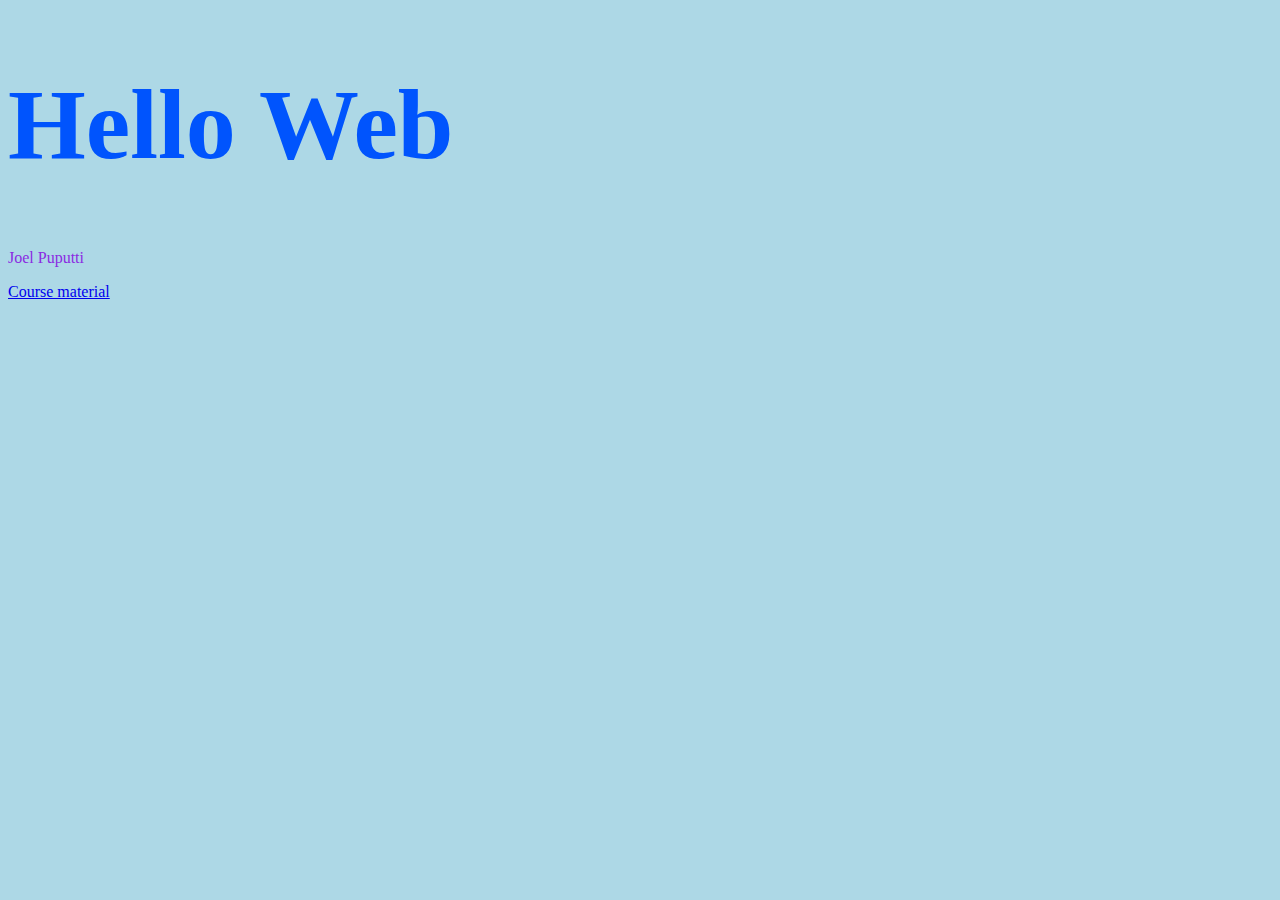
<file: task-a/index.html>
<!--
Author: Joel Puputti
Date: 23.09.2025 
-->
<!DOCTYPE html>
<html lang="en">
<head>
    <meta charset="UTF-8">
    <meta name="viewport" content="width=device-width, initial-scale=1.0">
    <link rel="stylesheet" href="style.css">
    <title>Task-A</title>
</head>
<body>
    <h1>Hello Web</h1>
    <p>Joel Puputti</p>
    <a href="https://github.com/vheikkiniemi/BasicsOfWebDevelopment2025S/blob/main/Assignments/Task-A.md">Course material</a>
</body>
</html>
</file>
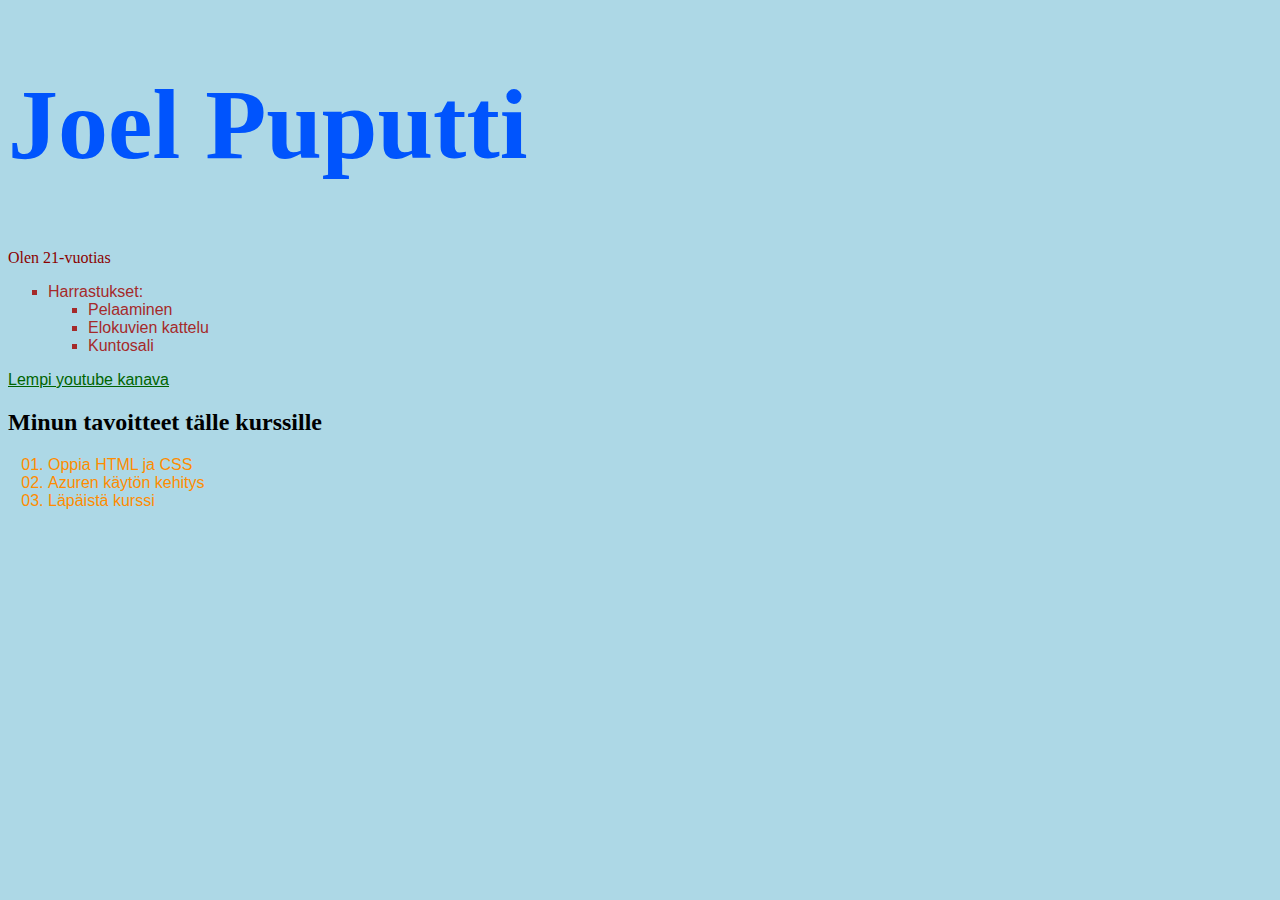
<file: task-b/index.html>
<!--
Author: Joel Puputti
Date: 24.09.2025 
-->
<!DOCTYPE html>
<html lang="en">
<head>
    <meta charset="UTF-8">
    <meta name="viewport" content="width=device-width, initial-scale=1.0">
    <link rel="stylesheet" href="style.css">
    <title>Task-A</title>
</head>
<body>
    <h1>Joel Puputti</h1>
    <p>Olen 21-vuotias</p>
    <ul>
        <li>Harrastukset:</li>
        <ul>
            <li>Pelaaminen</li>
            <li>Elokuvien kattelu</li>
            <li>Kuntosali</li>
        </ul>
    </ul>
    <a href="https://www.youtube.com/@rebelwerks">Lempi youtube kanava</a>
    <h2>Minun tavoitteet tälle kurssille</h2>
    <ol>
        <li>Oppia HTML ja CSS</li>
        <li>Azuren käytön kehitys</li>
        <li>Läpäistä kurssi</li>
</body>
</html>
</file>
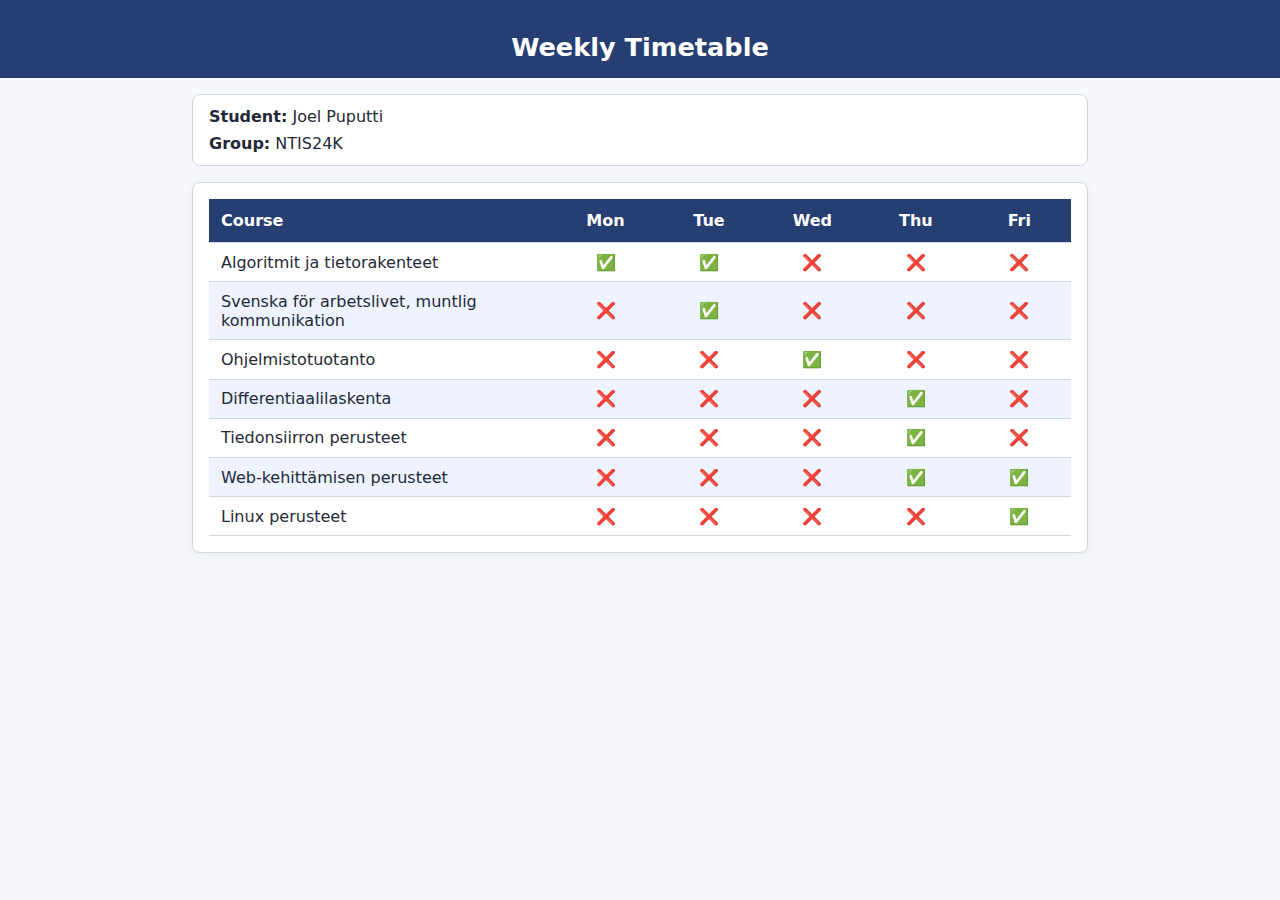
<file: task-e/index.html>
<!DOCTYPE html>
<html lang="en">
  <head>
    <meta charset="UTF-8">
    <title>Weekly Timetable</title>
    <link rel="stylesheet" href="style.css">
  </head>
  <body>
    <header class="site-header">
      <h1>Weekly Timetable</h1>
    </header>

    <main class="content">
      <!-- Student info block: edit the values as needed -->
      <section class="student-info" aria-label="Student information">
        <p>
          <strong>Student:</strong>
          <span class="student-name">Joel Puputti</span>
        </p>
        <p>
          <strong>Group:</strong> <span class="student-group">NTIS24K</span>
        </p>
      </section>
      <div class="table-wrap">
        <table class="table">
          <thead>
            <tr>
              <th>Course</th>
              <th>Mon</th>
              <th>Tue</th>
              <th>Wed</th>
              <th>Thu</th>
              <th>Fri</th>
            </tr>
          </thead>
          <tbody>
            <tr>
              <td>Algoritmit ja tietorakenteet</td>
              <td>&#9989;</td>
              <td>&#9989;</td>
              <td>&#10060;</td>
              <td>&#10060;</td>
              <td>&#10060;</td>
            </tr>
            <tr>
              <td>Svenska för arbetslivet, muntlig kommunikation</td>
              <td>&#10060;</td>
              <td>&#9989;</td>
              <td>&#10060;</td>
              <td>&#10060;</td>
              <td>&#10060;</td>
            </tr>
            <tr>
              <td>Ohjelmistotuotanto</td>
              <td>&#10060;</td>
              <td>&#10060;</td>
              <td>&#9989;</td>
              <td>&#10060;</td>
              <td>&#10060;</td>
            </tr>
            <tr>
              <td>Differentiaalilaskenta</td>
              <td>&#10060;</td>
              <td>&#10060;</td>
              <td>&#10060;</td>
              <td>&#9989;</td>
              <td>&#10060;</td>
            </tr>
            <tr>
              <td>Tiedonsiirron perusteet</td>
              <td>&#10060;</td>
              <td>&#10060;</td>
              <td>&#10060;</td>
              <td>&#9989;</td>
              <td>&#10060;</td>
            </tr>
            <tr>
              <td>Web-kehittämisen perusteet</td>
              <td>&#10060;</td>
              <td>&#10060;</td>
              <td>&#10060;</td>
              <td>&#9989;</td>
              <td>&#9989;</td>
            </tr>
            <tr>
              <td>Linux perusteet</td>
              <td>&#10060;</td>
              <td>&#10060;</td>
              <td>&#10060;</td>
              <td>&#10060;</td>
              <td>&#9989;</td>
            </tr>
          </tbody>
        </table>
      </div>
    </main>
  </body>
</html>
</file>
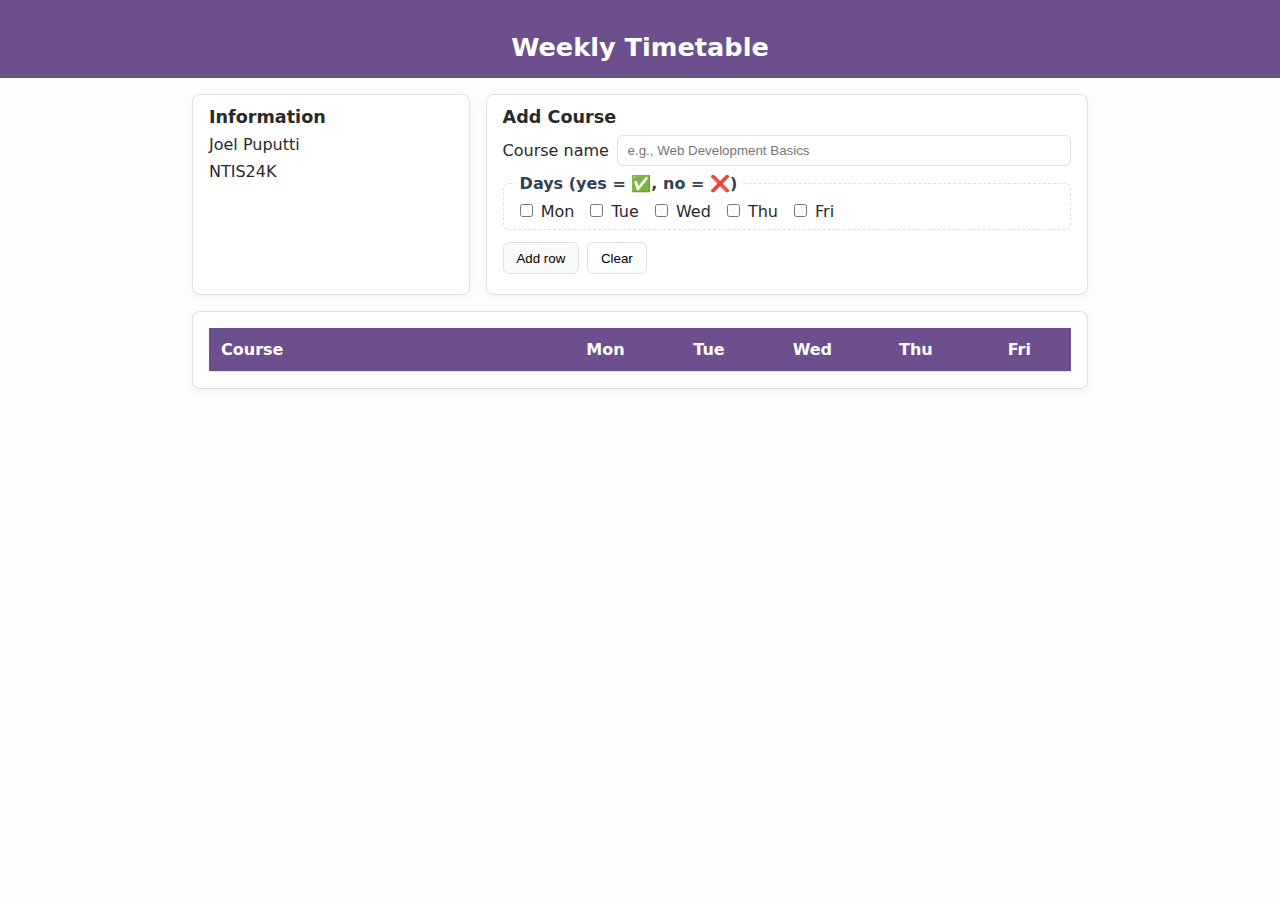
<file: task-f/index.html>
<!DOCTYPE html>
<html lang="en">

<head>
    <meta charset="UTF-8">
    <title>Weekly Timetable</title>
    <link rel="stylesheet" href="style.css">
    <script src="index.js"></script>
</head>

<body>
    <!--
    Author: Joel Puputti
    Date: 27.10.2025
  -->

    <header class="site-header">
        <h1>Weekly Timetable</h1>
    </header>

    <main class="content">
        <!-- Top row split into two blocks -->
        <div class="top-grid">
            <!-- Student info (30%) -->
            <section class="student-info" aria-label="Student information">
                <h2 class="student-info-title">Information</h2>
                <p><span class="student-name">Joel Puputti</span></p>
                <p><span class="student-group">NTIS24K</span></p>
            </section>

            <!-- Controls (70%): add course + day marks -->
            <section class="controls" aria-label="Add course row">
                <h2 class="controls-title">Add Course</h2>

                <form id="addCourseForm">
                    <div class="form-row">
                        <label for="courseName">Course name</label>
                        <input id="courseName" name="courseName" type="text" required
                            placeholder="e.g., Web Development Basics">
                    </div>

                    <fieldset class="days-group">
                        <legend>Days (yes = &#9989;, no = &#10060;)</legend>
                        <label><input type="checkbox" name="day" value="Mon"> Mon</label>
                        <label><input type="checkbox" name="day" value="Tue"> Tue</label>
                        <label><input type="checkbox" name="day" value="Wed"> Wed</label>
                        <label><input type="checkbox" name="day" value="Thu"> Thu</label>
                        <label><input type="checkbox" name="day" value="Fri"> Fri</label>
                    </fieldset>

                    <div class="form-row">
                        <button id="addRowBtn" type="submit" class="btn">Add row</button>
                        <button id="clearBtn" type="reset" class="btn btn-secondary">Clear</button>
                    </div>
                </form>
            </section>
        </div>

        <!-- Table -->
        <div class="table-wrap">
            <table class="table" id="timetable">
                <thead>
                    <tr>
                        <th>Course</th>
                        <th>Mon</th>
                        <th>Tue</th>
                        <th>Wed</th>
                        <th>Thu</th>
                        <th>Fri</th>
                    </tr>
                </thead>
                <tbody>
                </tbody>
            </table>
        </div>
    </main>

</body>

</html>
</file>
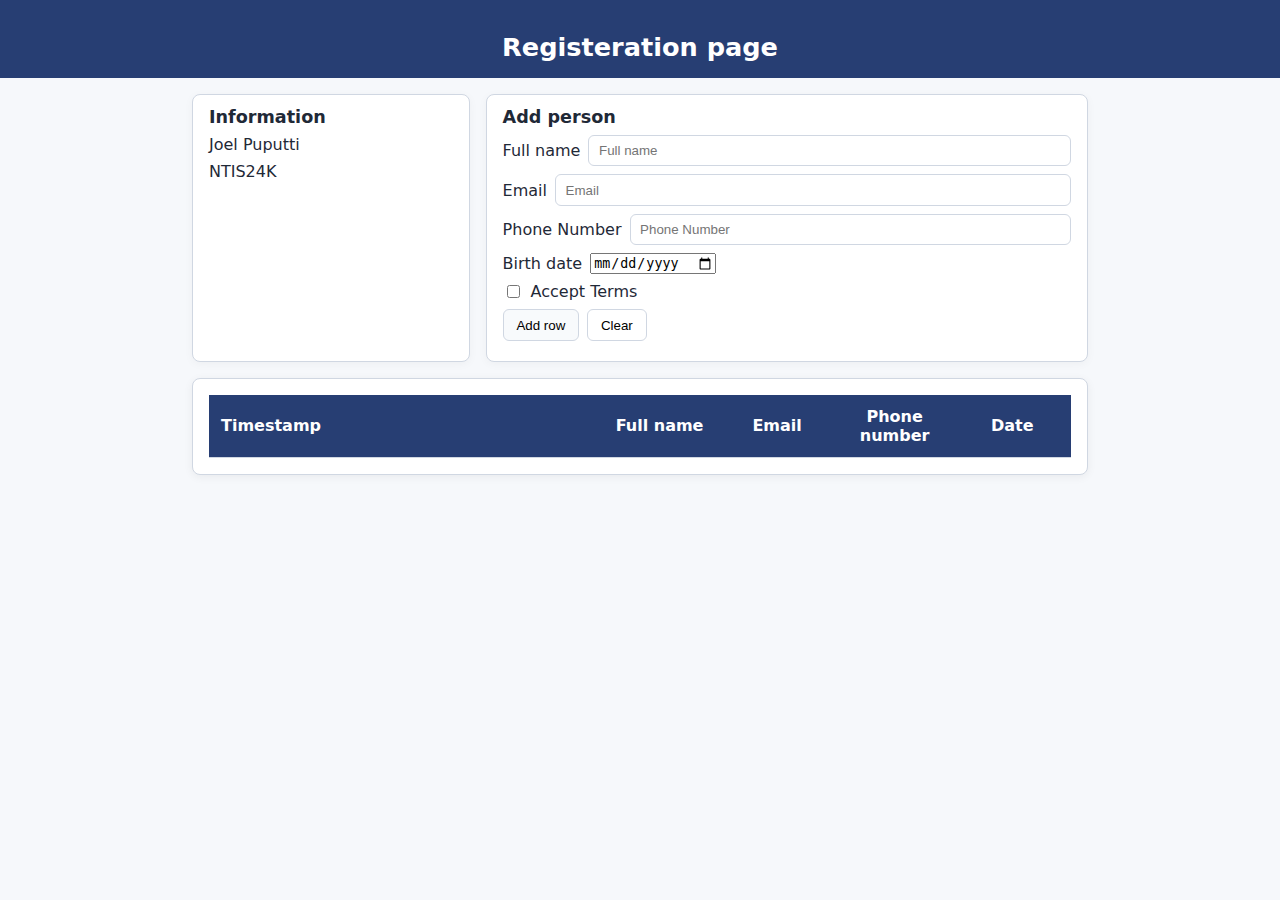
<file: task-g/index.html>
<!DOCTYPE html>
<html lang="en">
  <head>
    <meta charset="UTF-8" />
    <title>Registeration page</title>
    <link rel="stylesheet" href="style.css" />
    <script src="index.js"></script>
  </head>

  <body>
    <!--
    Author: Joel Puputti
    Date: 7.11.2025
  -->

    <header class="site-header">
      <h1>Registeration page</h1>
    </header>

    <main class="content">
      <!-- Top row split into two blocks -->
      <div class="top-grid">
        <!-- Student info (30%) -->
        <section class="student-info" aria-label="Student information">
          <h2 class="student-info-title">Information</h2>
          <p><span class="student-name">Joel Puputti</span></p>
          <p><span class="student-group">NTIS24K</span></p>
        </section>

        <!-- Controls (70%): add course + day marks -->
        <section class="controls" aria-label="Add course row">
          <h2 class="controls-title">Add person</h2>

          <form id="addpersonForm">
            <div class="form-row">
              <label for="fullName">Full name</label>
              <input
                id="fullName"
                name="fullName"
                type="text"
                required
                placeholder="Full name"
                oninvalid="this.setCustomValidity('Kirjoita nimesi tähän kenttään')"
                oninput="this.setCustomValidity('')"/>
            </div>
            <div class="form-row">
              <label for="email">Email</label>
              <input
                id="email"
                name="email"
                type="text"
                required
                placeholder="Email"
                oninvalid="this.setCustomValidity('Kirjoita sähköpostisi tähän kenttään')"
                oninput="this.setCustomValidity('')"/>
            </div>
            <div class="form-row">
              <label for="phone">Phone Number</label>
              <input
                id="phone"
                name="phone"
                type="text"
                required
                placeholder="Phone Number"
                oninvalid="this.setCustomValidity('Kirjoita puhelinnumerosi tähän kenttään')"
                oninput="this.setCustomValidity('')"/>
            </div>
            <div class="form-row">
              <label for="birthdate">Birth date</label>
              <input
                id="date"
                name="date"
                type="date"
                required
                placeholder="Birth date"
                oninvalid="this.setCustomValidity('Valitse syntympäiväsi tästä kentästä')"
                oninput="this.setCustomValidity('')"/>

            </div>
            <div class="form-row">
              <input type="checkbox" value="accept" required>Accept Terms</input>
            </div>
            <div class="form-row">
              <button id="addRowBtn" type="submit" class="btn">Add row</button>
              <button id="clearBtn" type="reset" class="btn btn-secondary">
                Clear
              </button>
            </div>
          </form>
        </section>
      </div>

      <!-- Table -->
      <div class="table-wrap">
        <table class="table" id="timetable">
          <thead>
            <tr>
              <th>Timestamp</th>
              <th>Full name</th>
              <th>Email</th>
              <th>Phone number</th>
              <th>Date</th>
            </tr>
          </thead>
          <tbody></tbody>
        </table>
      </div>
    </main>
  </body>
</html>
</file>
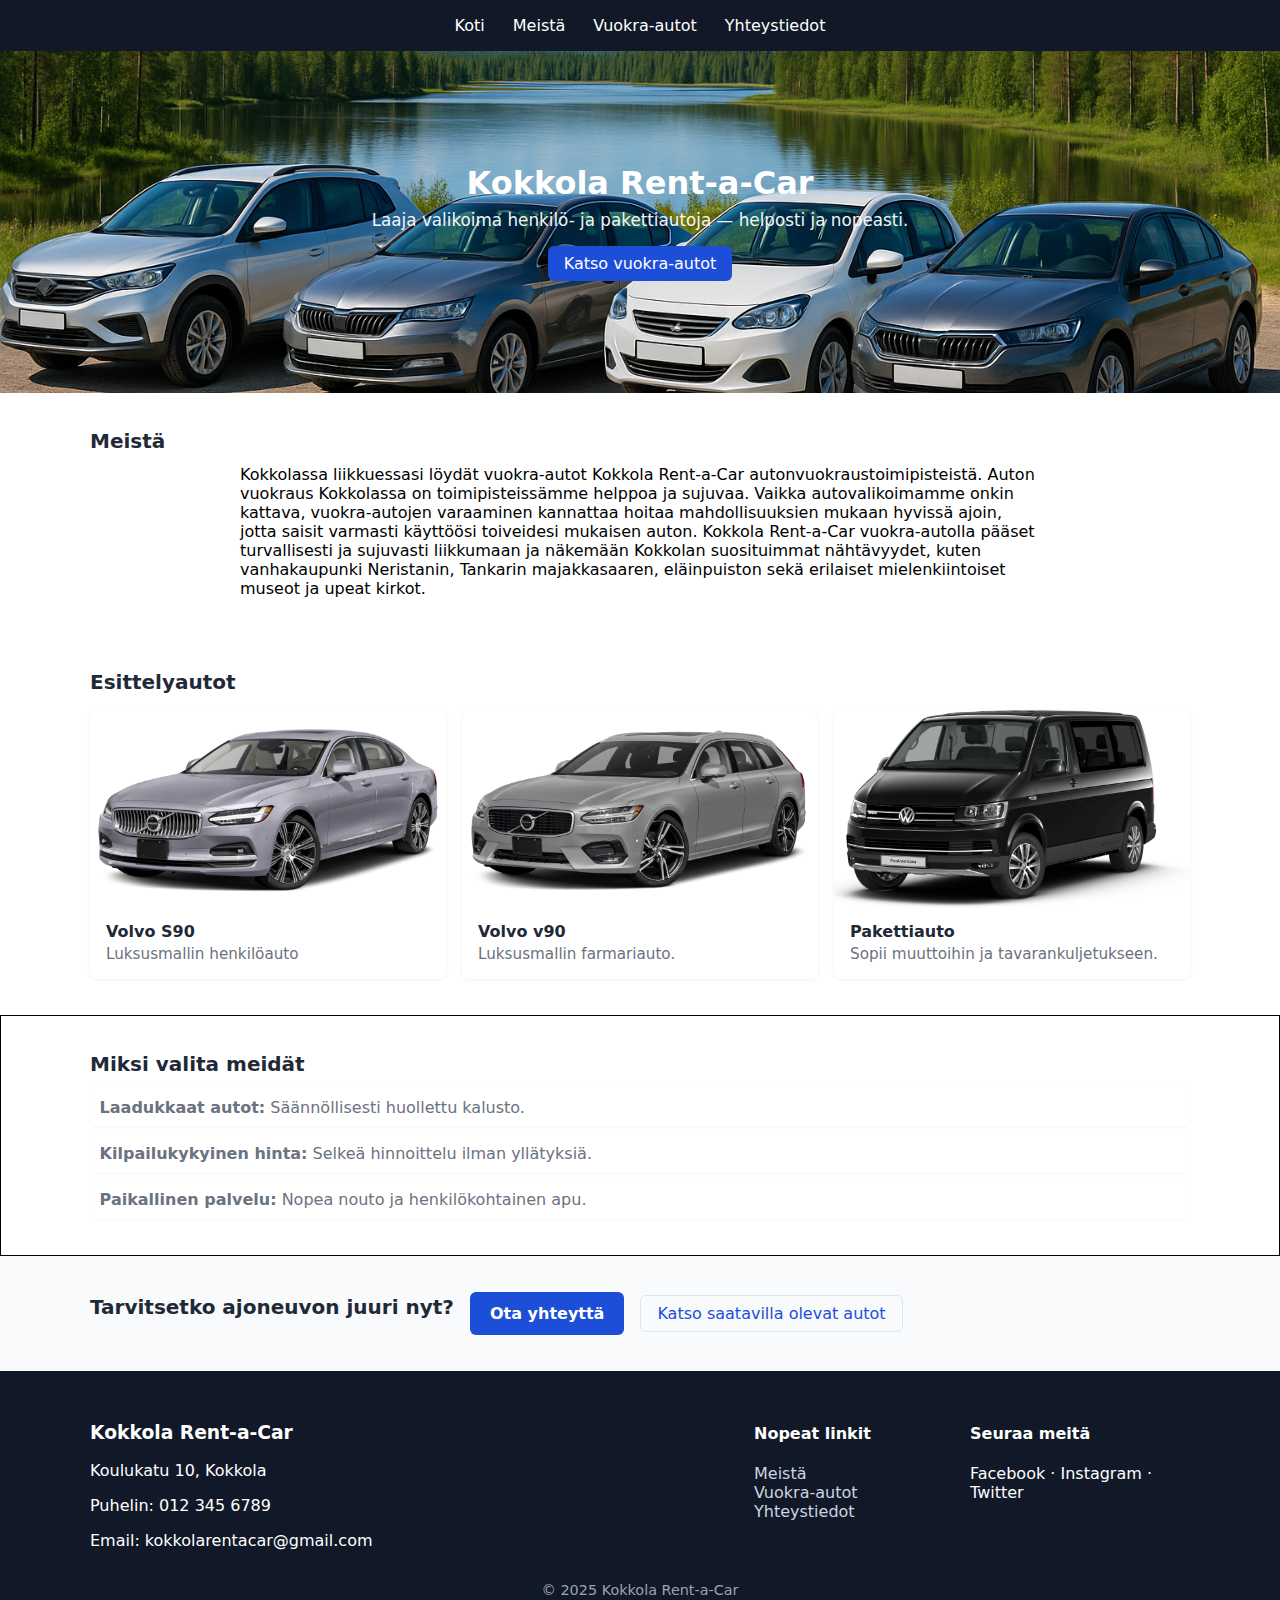
<file: task-i/index.html>
<!DOCTYPE html>
<html lang="fi">
  <head>
    <meta charset="UTF-8" />
    <meta name="viewport" content="width=device-width, initial-scale=1" />
    <link rel="stylesheet" href="style.css" />
    <title>Kokkola Rent-a-Car</title>
  </head>
  <body>
    <header class="site-header">
      <nav class="site-nav">
        <a href="#" class="nav-link">Koti</a>
        <a href="#about" class="nav-link">Meistä</a>
        <a href="#products" class="nav-link">Vuokra-autot</a>
        <a href="#contact" class="nav-link">Yhteystiedot</a>
      </nav>
    </header>

    <!-- Hero -->
    <section class="hero" aria-label="Hero">
      <div class="hero-inner">
        <h1 class="hero-title">Kokkola Rent-a-Car</h1>
        <p class="hero-sub">
          Laaja valikoima henkilö- ja pakettiautoja — helposti ja nopeasti.
        </p>
        <a class="cta" href="#products">Katso vuokra-autot</a>
      </div>
    </section>

    <!-- About -->
    <section id="about" class="section about">
      <div class="container">
        <h2>Meistä</h2>
        <p style="color: black">
          Kokkolassa liikkuessasi löydät vuokra-autot Kokkola Rent-a-Car
          autonvuokraustoimipisteistä. Auton vuokraus Kokkolassa on
          toimipisteissämme helppoa ja sujuvaa. Vaikka autovalikoimamme onkin
          kattava, vuokra-autojen varaaminen kannattaa hoitaa mahdollisuuksien
          mukaan hyvissä ajoin, jotta saisit varmasti käyttöösi toiveidesi
          mukaisen auton. Kokkola Rent-a-Car vuokra-autolla pääset turvallisesti
          ja sujuvasti liikkumaan ja näkemään Kokkolan suosituimmat nähtävyydet,
          kuten vanhakaupunki Neristanin, Tankarin majakkasaaren, eläinpuiston
          sekä erilaiset mielenkiintoiset museot ja upeat kirkot.
        </p>
      </div>
    </section>

    <!-- Product highlights -->
    <section id="products" class="section products">
      <div class="container">
        <h2>Esittelyautot</h2>
        <div class="card-grid">
          <article class="card">
            <img src="./Images/car1.webp" alt="Henkilöauto" />
            <h3>Volvo S90</h3>
            <p>Luksusmallin henkilöauto</p>
          </article>

          <article class="card">
            <img src="./Images/car2.webp" alt="Farmariauto" />
            <h3>Volvo v90</h3>
            <p>Luksusmallin farmariauto.</p>
          </article>

          <article class="card">
            <img src="./Images/car3.png" alt="Pakettiauto" />
            <h3>Pakettiauto</h3>
            <p>Sopii muuttoihin ja tavarankuljetukseen.</p>
          </article>
        </div>
      </div>
    </section>

    <!-- Features / Benefits -->
    <section class="section features">
      <div class="container">
        <h2>Miksi valita meidät</h2>
        <ul class="feature-list">
          <li>
            <strong>Laadukkaat autot:</strong> Säännöllisesti huollettu kalusto.
          </li>
          <li>
            <strong>Kilpailukykyinen hinta:</strong> Selkeä hinnoittelu ilman
            yllätyksiä.
          </li>
          <li>
            <strong>Paikallinen palvelu:</strong> Nopea nouto ja
            henkilökohtainen apu.
          </li>
        </ul>
      </div>
    </section>

    <!-- Call to Action -->
    <section class="section cta-section">
      <div class="container cta-inner">
        <h2>Tarvitsetko ajoneuvon juuri nyt?</h2>
        <a class="cta large" href="#contact">Ota yhteyttä</a>
        <a class="cta ghost" href="#products">Katso saatavilla olevat autot</a>
      </div>
    </section>

    <!-- Footer -->
    <footer id="contact" class="site-footer">
      <div class="container footer-grid">
        <div>
          <h3>Kokkola Rent-a-Car</h3>
          <p>Koulukatu 10, Kokkola</p>
          <p>Puhelin: 012 345 6789</p>
          <p>Email: kokkolarentacar@gmail.com</p>
        </div>
        <div>
          <h4>Nopeat linkit</h4>
          <nav>
            <a href="#about">Meistä</a><br />
            <a href="#products">Vuokra-autot</a><br />
            <a href="#contact">Yhteystiedot</a>
          </nav>
        </div>
        <div>
          <h4>Seuraa meitä</h4>
          <p>Facebook · Instagram · Twitter</p>
        </div>
      </div>
      <div class="footer-bottom">© 2025 Kokkola Rent-a-Car</div>
    </footer>
  </body>
</html>
</file>
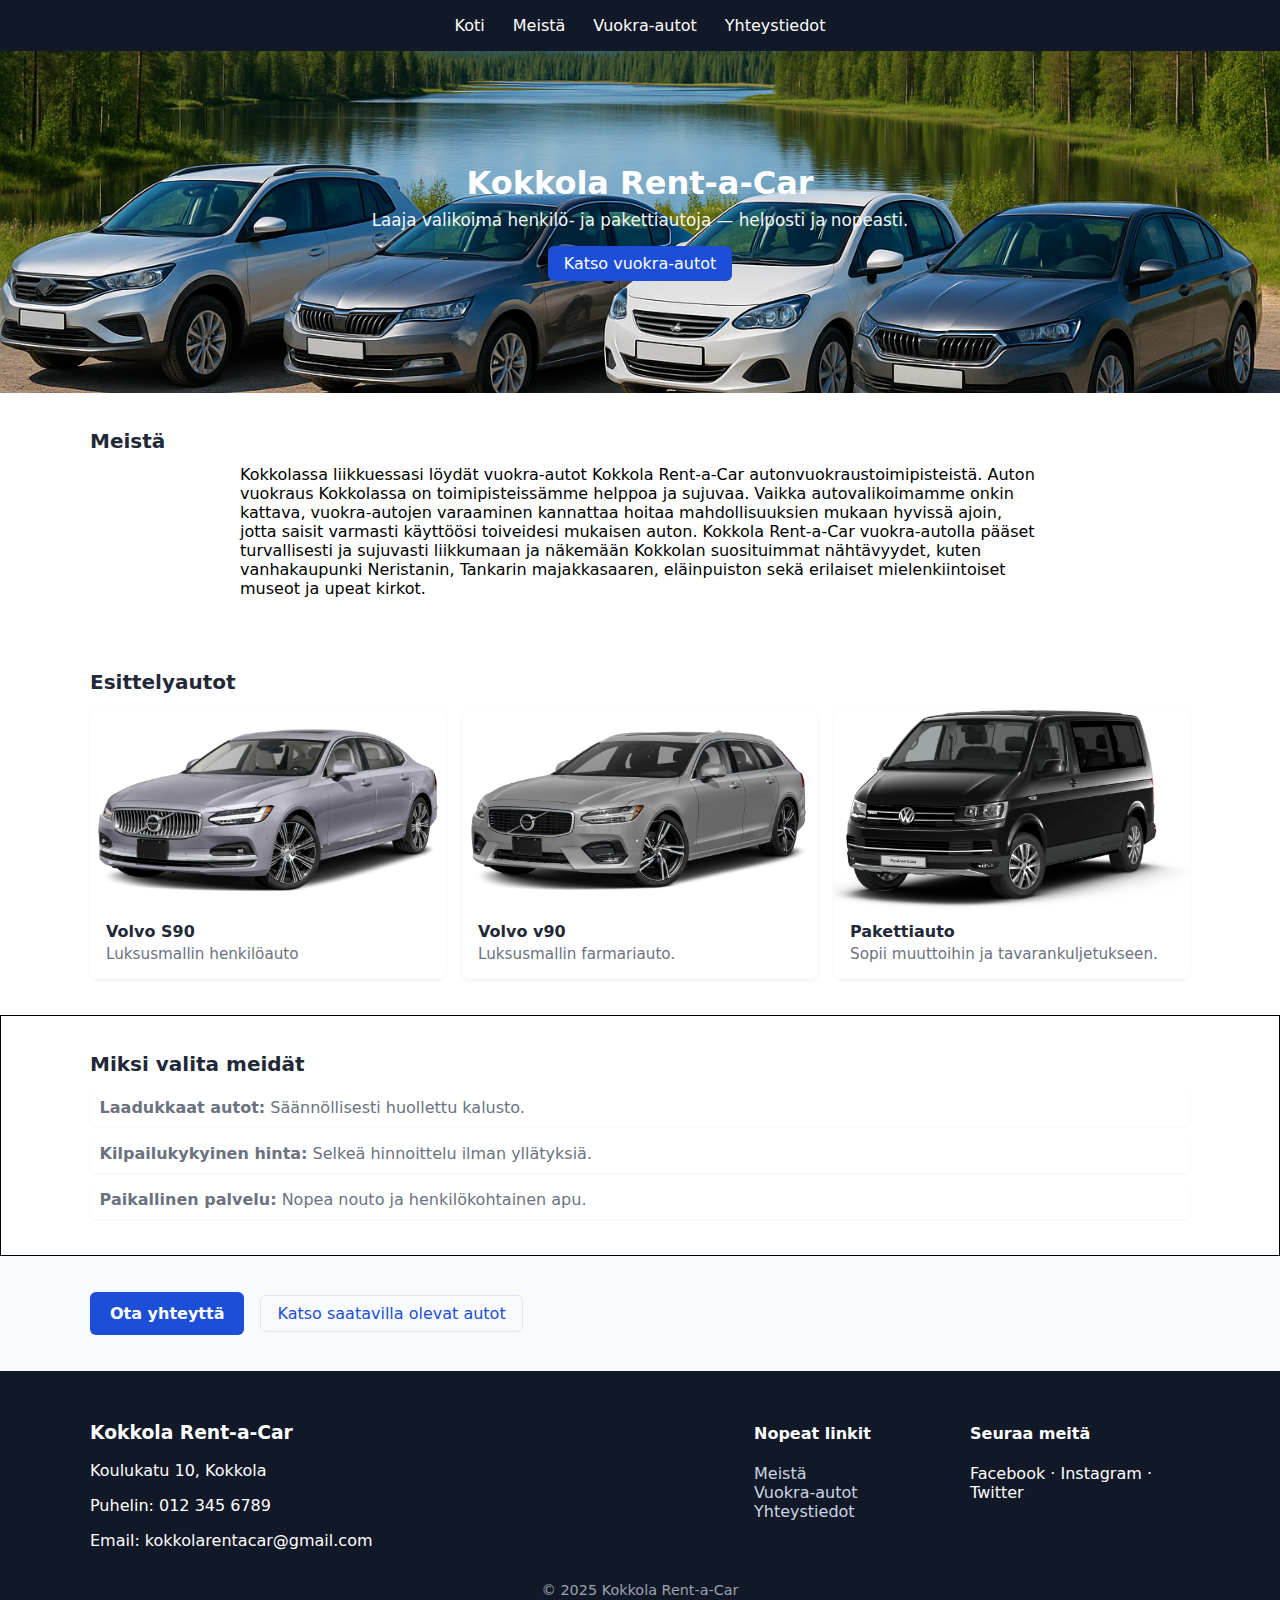
<file: task-j/index.html>
<!DOCTYPE html>
<html lang="fi">
  <head>
    <meta charset="UTF-8" />
    <meta name="viewport" content="width=device-width, initial-scale=1" />
    <link rel="stylesheet" href="style.css" />
    <title>Kokkola Rent-a-Car</title>
  </head>
  <body>
    <header class="site-header">
      <nav class="site-nav">
        <a href="#" class="nav-link">Koti</a>
        <a href="#about" class="nav-link">Meistä</a>
        <a href="catalog.html" class="nav-link">Vuokra-autot</a>
        <a href="#contact" class="nav-link">Yhteystiedot</a>
      </nav>
    </header>

    <!-- Hero -->
    <section class="hero" aria-label="Hero">
      <div class="hero-inner">
        <h1 class="hero-title">Kokkola Rent-a-Car</h1>
        <p class="hero-sub">
          Laaja valikoima henkilö- ja pakettiautoja — helposti ja nopeasti.
        </p>
        <a class="cta" href="catalog.html">Katso vuokra-autot</a>
      </div>
    </section>

    <!-- About -->
    <section id="about" class="section about">
      <div class="container">
        <h2>Meistä</h2>
        <p style="color: black">
          Kokkolassa liikkuessasi löydät vuokra-autot Kokkola Rent-a-Car
          autonvuokraustoimipisteistä. Auton vuokraus Kokkolassa on
          toimipisteissämme helppoa ja sujuvaa. Vaikka autovalikoimamme onkin
          kattava, vuokra-autojen varaaminen kannattaa hoitaa mahdollisuuksien
          mukaan hyvissä ajoin, jotta saisit varmasti käyttöösi toiveidesi
          mukaisen auton. Kokkola Rent-a-Car vuokra-autolla pääset turvallisesti
          ja sujuvasti liikkumaan ja näkemään Kokkolan suosituimmat nähtävyydet,
          kuten vanhakaupunki Neristanin, Tankarin majakkasaaren, eläinpuiston
          sekä erilaiset mielenkiintoiset museot ja upeat kirkot.
        </p>
      </div>
    </section>

    <!-- Product highlights -->
    <section id="products" class="section products">
      <div class="container">
        <h2>Esittelyautot</h2>
        <div class="card-grid">
          <article class="card">
            <img src="./Images/car1.webp" alt="Henkilöauto" />
            <h3>Volvo S90</h3>
            <p>Luksusmallin henkilöauto</p>
          </article>

          <article class="card">
            <img src="./Images/car2.webp" alt="Farmariauto" />
            <h3>Volvo v90</h3>
            <p>Luksusmallin farmariauto.</p>
          </article>

          <article class="card">
            <img src="./Images/car3.png" alt="Pakettiauto" />
            <h3>Pakettiauto</h3>
            <p>Sopii muuttoihin ja tavarankuljetukseen.</p>
          </article>
        </div>
      </div>
    </section>

    <!-- Features / Benefits -->
    <section class="section features">
      <div class="container">
        <h2>Miksi valita meidät</h2>
        <ul class="feature-list">
          <li>
            <strong>Laadukkaat autot:</strong> Säännöllisesti huollettu kalusto.
          </li>
          <li>
            <strong>Kilpailukykyinen hinta:</strong> Selkeä hinnoittelu ilman
            yllätyksiä.
          </li>
          <li>
            <strong>Paikallinen palvelu:</strong> Nopea nouto ja
            henkilökohtainen apu.
          </li>
        </ul>
      </div>
    </section>

    <!-- Call to Action -->
    <section class="section cta-section">
      <div class="container cta-inner">
        <a class="cta large" href="#contact">Ota yhteyttä</a>
        <a class="cta ghost" href="catalog.html"
          >Katso saatavilla olevat autot</a
        >
      </div>
    </section>

    <!-- Footer -->
    <footer id="contact" class="site-footer">
      <div class="container footer-grid">
        <div>
          <h3>Kokkola Rent-a-Car</h3>
          <p>Koulukatu 10, Kokkola</p>
          <p>Puhelin: 012 345 6789</p>
          <p>Email: kokkolarentacar@gmail.com</p>
        </div>
        <div>
          <h4>Nopeat linkit</h4>
          <nav>
            <a href="#about">Meistä</a><br />
            <a href="catalog.html">Vuokra-autot</a><br />
            <a href="#contact">Yhteystiedot</a>
          </nav>
        </div>
        <div>
          <h4>Seuraa meitä</h4>
          <p>Facebook · Instagram · Twitter</p>
        </div>
      </div>
      <div class="footer-bottom">© 2025 Kokkola Rent-a-Car</div>
    </footer>
  </body>
</html>
</file>
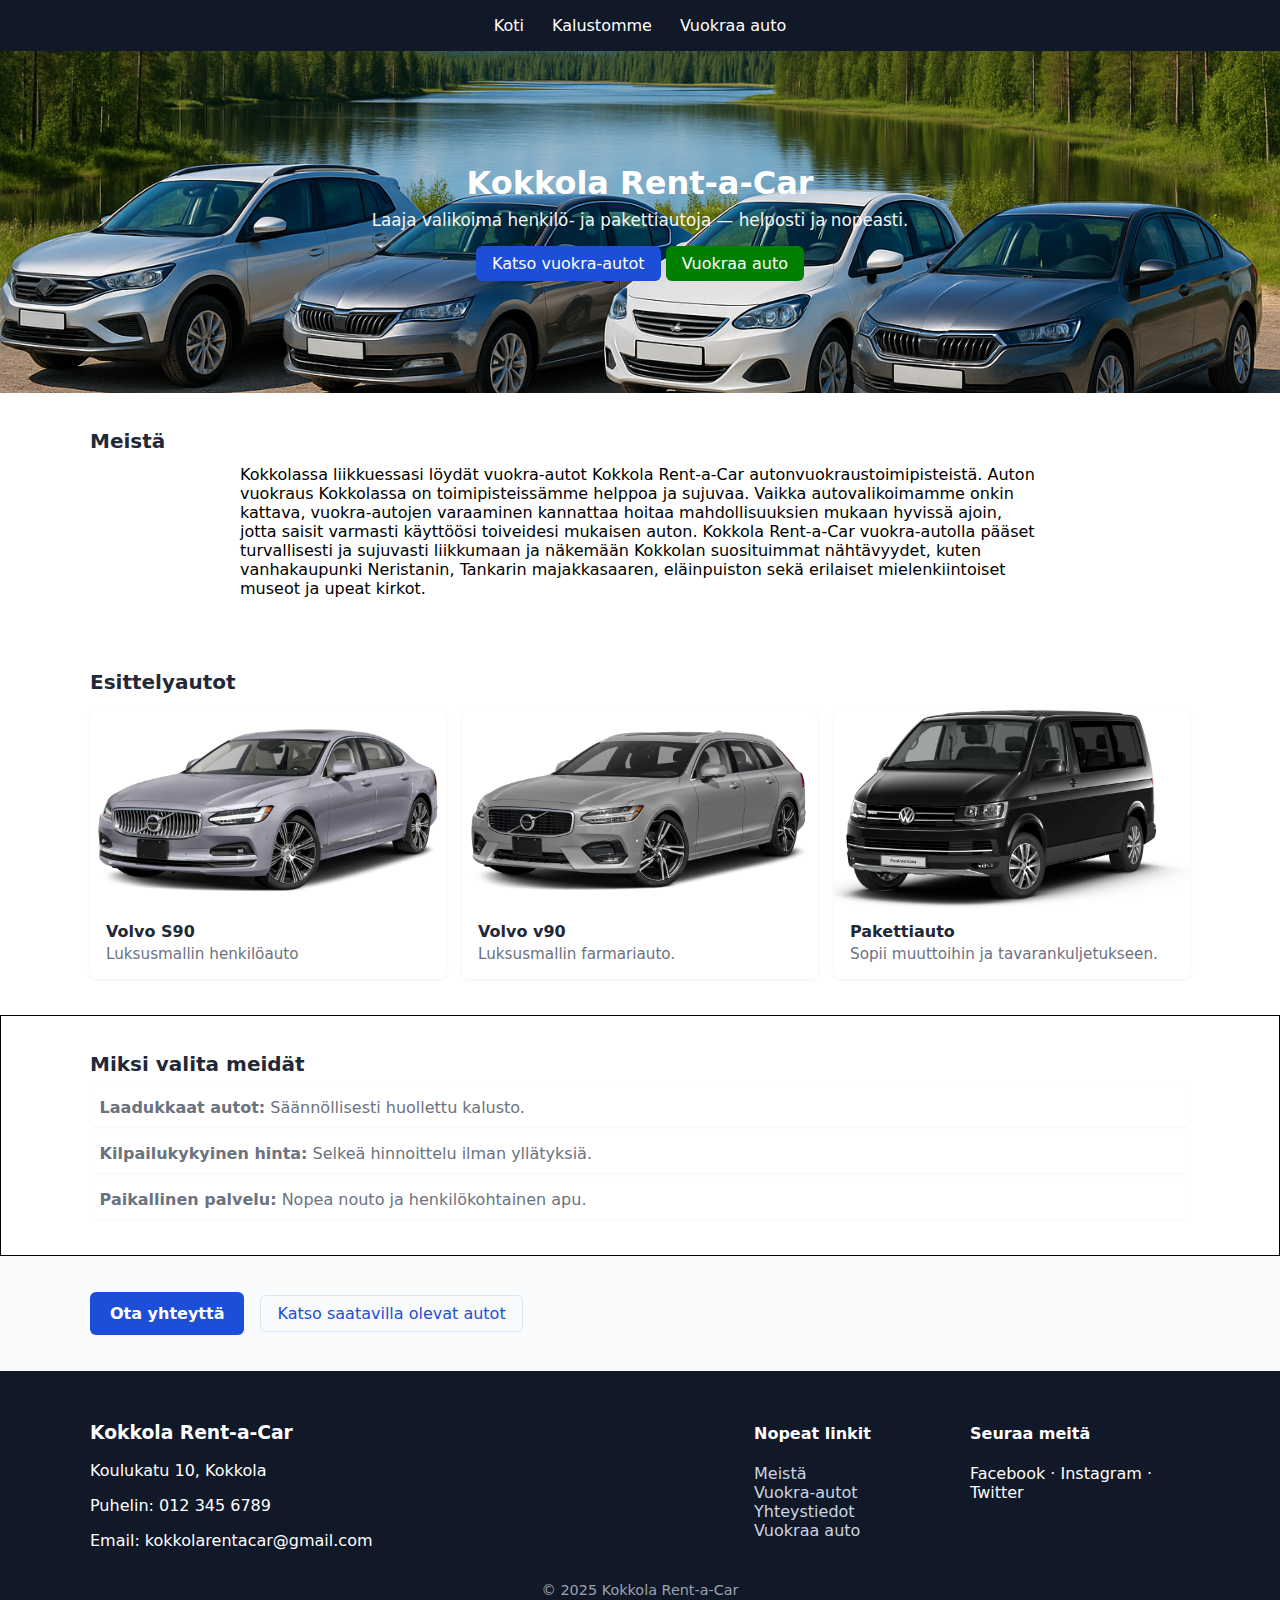
<file: task-k/index.html>
<!DOCTYPE html>
<html lang="fi">
  <head>
    <meta charset="UTF-8" />
    <meta name="viewport" content="width=device-width, initial-scale=1" />
    <link rel="stylesheet" href="style.css" />
    <title>Kokkola Rent-a-Car</title>
  </head>
  <body>
    <header class="site-header">
      <nav class="site-nav">
        <a href="index.html" class="nav-link">Koti</a>
        <a href="catalog.html" class="nav-link">Kalustomme</a>
        <a href="order.html" class="nav-link">Vuokraa auto</a>
      </nav>
    </header>

    <!-- Hero -->
    <section class="hero" aria-label="Hero">
      <div class="hero-inner">
        <h1 class="hero-title">Kokkola Rent-a-Car</h1>
        <p class="hero-sub">
          Laaja valikoima henkilö- ja pakettiautoja — helposti ja nopeasti.
        </p>
        <a class="cta" href="catalog.html">Katso vuokra-autot</a>
        <a class="cta" href="order.html" style="background: green"
          >Vuokraa auto</a
        >
      </div>
    </section>

    <!-- About -->
    <section id="about" class="section about">
      <div class="container">
        <h2>Meistä</h2>
        <p style="color: black">
          Kokkolassa liikkuessasi löydät vuokra-autot Kokkola Rent-a-Car
          autonvuokraustoimipisteistä. Auton vuokraus Kokkolassa on
          toimipisteissämme helppoa ja sujuvaa. Vaikka autovalikoimamme onkin
          kattava, vuokra-autojen varaaminen kannattaa hoitaa mahdollisuuksien
          mukaan hyvissä ajoin, jotta saisit varmasti käyttöösi toiveidesi
          mukaisen auton. Kokkola Rent-a-Car vuokra-autolla pääset turvallisesti
          ja sujuvasti liikkumaan ja näkemään Kokkolan suosituimmat nähtävyydet,
          kuten vanhakaupunki Neristanin, Tankarin majakkasaaren, eläinpuiston
          sekä erilaiset mielenkiintoiset museot ja upeat kirkot.
        </p>
      </div>
    </section>

    <!-- Product highlights -->
    <section id="products" class="section products">
      <div class="container">
        <h2>Esittelyautot</h2>
        <div class="card-grid">
          <article class="card">
            <img src="./Images/car1.webp" alt="Henkilöauto" />
            <h3>Volvo S90</h3>
            <p>Luksusmallin henkilöauto</p>
          </article>

          <article class="card">
            <img src="./Images/car2.webp" alt="Farmariauto" />
            <h3>Volvo v90</h3>
            <p>Luksusmallin farmariauto.</p>
          </article>

          <article class="card">
            <img src="./Images/car3.png" alt="Pakettiauto" />
            <h3>Pakettiauto</h3>
            <p>Sopii muuttoihin ja tavarankuljetukseen.</p>
          </article>
        </div>
      </div>
    </section>

    <!-- Features / Benefits -->
    <section class="section features">
      <div class="container">
        <h2>Miksi valita meidät</h2>
        <ul class="feature-list">
          <li>
            <strong>Laadukkaat autot:</strong> Säännöllisesti huollettu kalusto.
          </li>
          <li>
            <strong>Kilpailukykyinen hinta:</strong> Selkeä hinnoittelu ilman
            yllätyksiä.
          </li>
          <li>
            <strong>Paikallinen palvelu:</strong> Nopea nouto ja
            henkilökohtainen apu.
          </li>
        </ul>
      </div>
    </section>

    <!-- Call to Action -->
    <div class="section cta-section">
      <div class="container cta-inner">
        <a class="cta large" href="#contact">Ota yhteyttä</a>
        <a class="cta ghost" href="catalog.html"
          >Katso saatavilla olevat autot</a
        >
      </div>
    </div>

    <!-- Footer -->
    <footer id="contact" class="site-footer">
      <div class="container footer-grid">
        <div>
          <h3>Kokkola Rent-a-Car</h3>
          <p>Koulukatu 10, Kokkola</p>
          <p>Puhelin: 012 345 6789</p>
          <p>Email: kokkolarentacar@gmail.com</p>
        </div>
        <div>
          <h4>Nopeat linkit</h4>
          <nav>
            <a href="#about">Meistä</a><br />
            <a href="catalog.html">Vuokra-autot</a><br />
            <a href="#contact">Yhteystiedot</a><br />
            <a href="order.html">Vuokraa auto</a>
          </nav>
        </div>
        <div>
          <h4>Seuraa meitä</h4>
          <p>Facebook · Instagram · Twitter</p>
        </div>
      </div>
      <div class="footer-bottom">© 2025 Kokkola Rent-a-Car</div>
    </footer>
  </body>
</html>
</file>
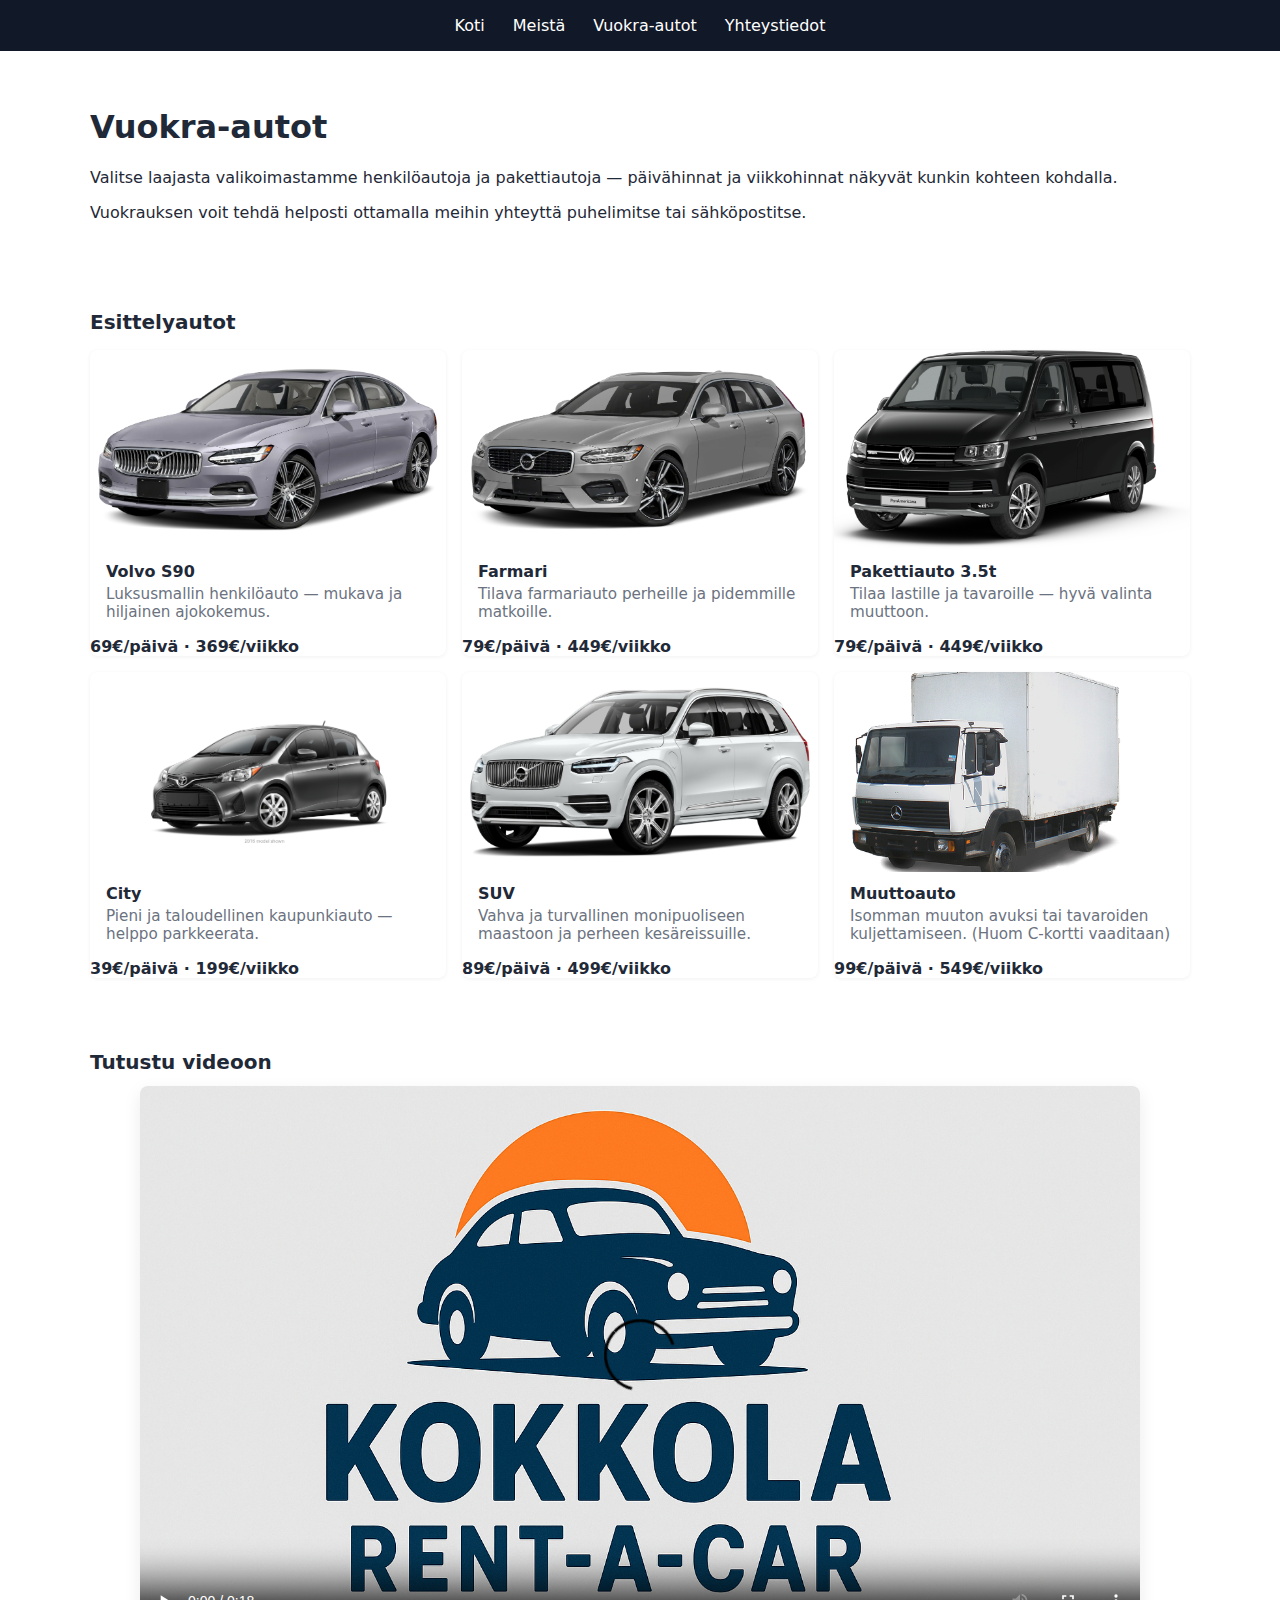
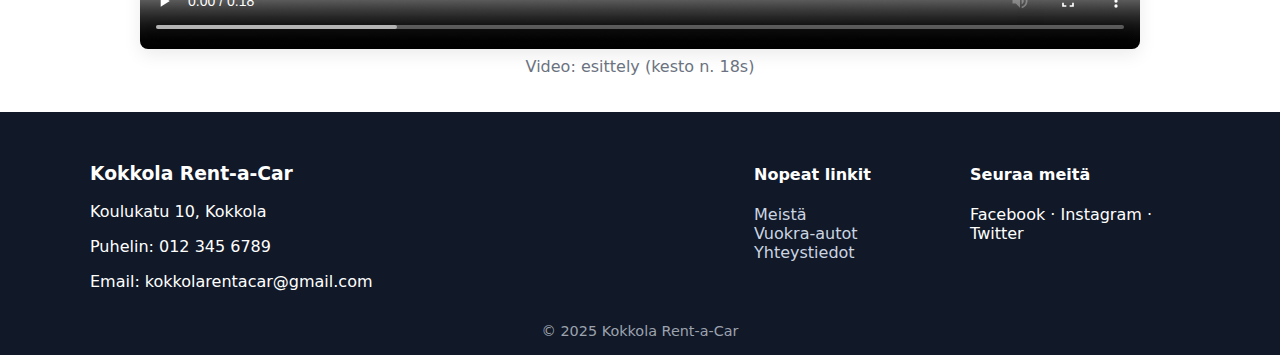
<file: task-j/catalog.html>
<!DOCTYPE html>
<html lang="fi">
  <head>
    <meta charset="UTF-8" />
    <meta name="viewport" content="width=device-width, initial-scale=1" />
    <link rel="stylesheet" href="style.css" />
    <title>Vuokra-autot — Kokkola Rent-a-Car</title>
  </head>
  <body>
    <header class="site-header">
      <nav class="site-nav">
        <a href="index.html" class="nav-link">Koti</a>
        <a href="index.html#about" class="nav-link">Meistä</a>
        <a href="catalog.html" class="nav-link" aria-current="page"
          >Vuokra-autot</a
        >
        <a href="index.html#contact" class="nav-link">Yhteystiedot</a>
      </nav>
    </header>

    <main>
      <!-- Intro -->
      <section class="section container" aria-labelledby="catalog-intro">
        <h1 id="catalog-intro">Vuokra-autot</h1>
        <p class="muted">
          Valitse laajasta valikoimastamme henkilöautoja ja pakettiautoja —
          päivähinnat ja viikkohinnat näkyvät kunkin kohteen kohdalla.
        </p>
        <p>
          Vuokrauksen voit tehdä helposti ottamalla meihin yhteyttä puhelimitse
          tai sähköpostitse.
        </p>
      </section>

      <!-- Product grid (min 6 items) -->
      <section id="products" class="section products">
        <div class="container">
          <h2>Esittelyautot</h2>
          <div class="card-grid" role="list">
            <article class="card" role="listitem">
              <img
                src="./Images/car1.webp"
                alt="Volvo S90"
                width="1600"
                height="900"
                loading="eager"
              />
              <div class="card-body">
                <h3>Volvo S90</h3>
                <p>
                  Luksusmallin henkilöauto — mukava ja hiljainen ajokokemus.
                </p>
                <div class="price"><b>69€/päivä · 369€/viikko</b></div>
              </div>
            </article>

            <article class="card" role="listitem">
              <img
                src="./Images/car2.webp"
                alt="Volvo V90"
                width="1600"
                height="900"
                loading="lazy"
              />
              <div class="card-body">
                <h3>Farmari</h3>
                <p>Tilava farmariauto perheille ja pidemmille matkoille.</p>
                <div class="price"><b>79€/päivä · 449€/viikko</b></div>
              </div>
            </article>

            <article class="card" role="listitem">
              <img
                src="./Images/car3.png"
                alt="Pakettiauto takaovi auki"
                width="1600"
                height="900"
                loading="lazy"
              />
              <div class="card-body">
                <h3>Pakettiauto 3.5t</h3>
                <p>Tilaa lastille ja tavaroille — hyvä valinta muuttoon.</p>
                <div class="price"><b>79€/päivä · 449€/viikko</b></div>
              </div>
            </article>

            <article class="card" role="listitem">
              <img
                src="./Images/car4.png"
                alt="Pieni kaupunkiauto edestä"
                width="1600"
                height="900"
                loading="lazy"
              />
              <div class="card-body">
                <h3>City</h3>
                <p>Pieni ja taloudellinen kaupunkiauto — helppo parkkeerata.</p>
                <div class="price"><b>39€/päivä · 199€/viikko</b></div>
              </div>
            </article>

            <article class="card" role="listitem">
              <img
                src="./Images/car5.png"
                alt="Maastoauto rannikolla"
                width="1600"
                height="900"
                loading="lazy"
              />
              <div class="card-body">
                <h3>SUV</h3>
                <p>
                  Vahva ja turvallinen monipuoliseen maastoon ja perheen
                  kesäreissuille.
                </p>
                <div class="price"><b>89€/päivä · 499€/viikko</b></div>
              </div>
            </article>

            <article class="card" role="listitem">
              <img
                src="./Images/car6.png"
                alt="Muuttokuormaauto"
                width="1600"
                height="900"
                loading="lazy"
              />
              <div class="card-body">
                <h3>Muuttoauto</h3>
                <p>
                  Isomman muuton avuksi tai tavaroiden kuljettamiseen. (Huom
                  C-kortti vaaditaan)
                </p>
                <div class="price"><b>99€/päivä · 549€/viikko</b></div>
              </div>
            </article>
          </div>
        </div>
      </section>

      <!-- Video section -->
      <section class="section container" aria-labelledby="video-section">
        <h2 id="video-section">Tutustu videoon</h2>

        <figure>
          <video
            controls
            playsinline
            width="1280"
            height="720"
            poster="./Media/logo.png"
            class="video-player"
          >
            <source src="./Media/showcase-video.webm" type="video/webm" />
            <source src="./Media/showcase-video.mp4" type="video/mp4" />
            Valitse selaimesta yhteensopiva versio nähdäksesi videon.
          </video>
          <figcaption class="muted">Video: esittely (kesto n. 18s)</figcaption>
        </figure>
      </section>
    </main>

    <!-- Footer (matching landing page) -->
    <footer id="contact" class="site-footer">
      <div class="container footer-grid">
        <div>
          <h3>Kokkola Rent-a-Car</h3>
          <p>Koulukatu 10, Kokkola</p>
          <p>Puhelin: 012 345 6789</p>
          <p>Email: kokkolarentacar@gmail.com</p>
        </div>
        <div>
          <h4>Nopeat linkit</h4>
          <nav>
            <a href="index.html#about">Meistä</a><br />
            <a href="catalog.html#products">Vuokra-autot</a><br />
            <a href="index.html#contact">Yhteystiedot</a>
          </nav>
        </div>
        <div>
          <h4>Seuraa meitä</h4>
          <p>Facebook · Instagram · Twitter</p>
        </div>
      </div>
      <div class="footer-bottom">© 2025 Kokkola Rent-a-Car</div>
    </footer>
  </body>
</html>
</file>
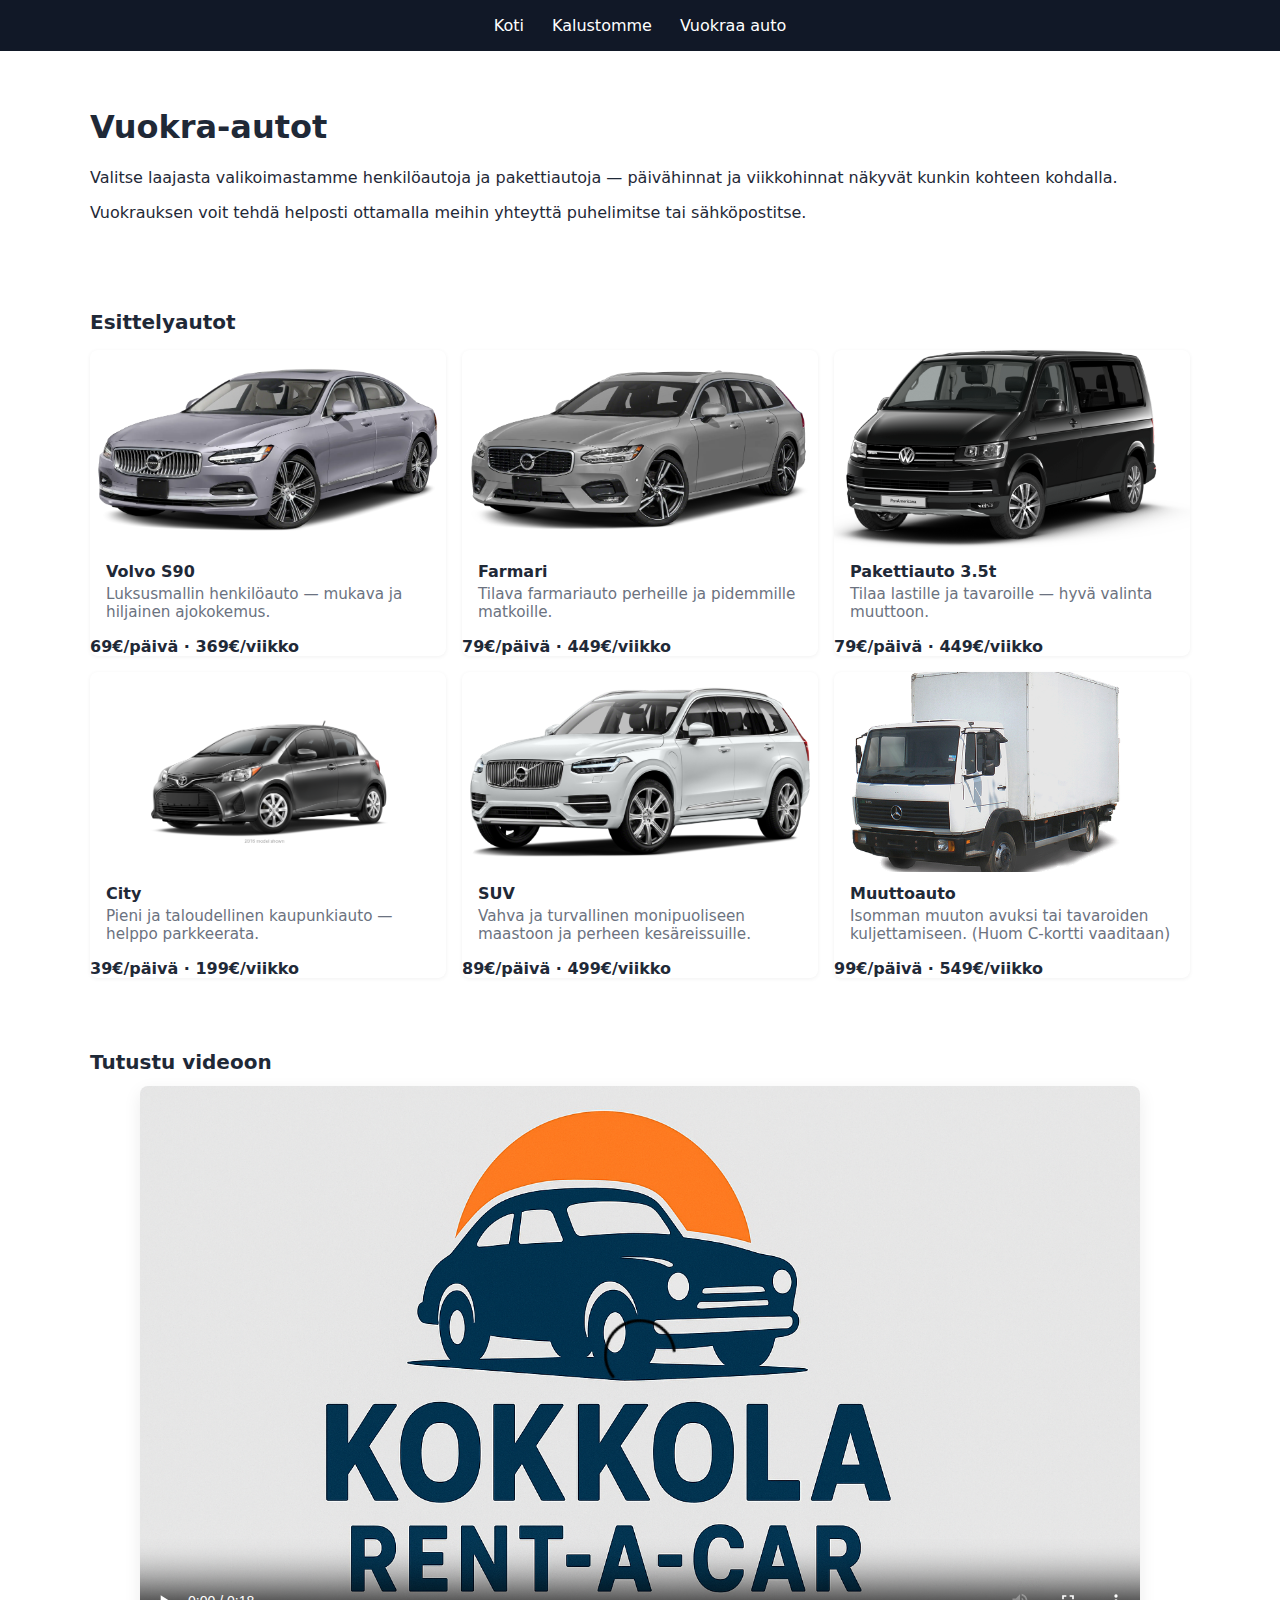
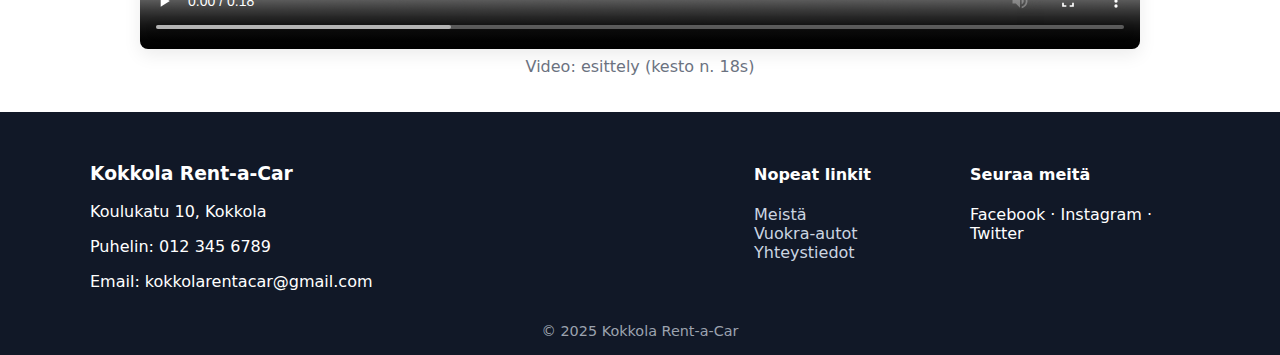
<file: task-k/catalog.html>
<!DOCTYPE html>
<html lang="fi">
  <head>
    <meta charset="UTF-8" />
    <meta name="viewport" content="width=device-width, initial-scale=1" />
    <link rel="stylesheet" href="style.css" />
    <title>Vuokra-autot — Kokkola Rent-a-Car</title>
  </head>
  <body>
    <header class="site-header">
      <nav class="site-nav">
        <a href="index.html" class="nav-link">Koti</a>
        <a href="catalog.html" class="nav-link">Kalustomme</a>
        <a href="order.html" class="nav-link">Vuokraa auto</a>
      </nav>
    </header>

    <main>
      <!-- Intro -->
      <section class="section container" aria-labelledby="catalog-intro">
        <h1 id="catalog-intro">Vuokra-autot</h1>
        <p class="muted">
          Valitse laajasta valikoimastamme henkilöautoja ja pakettiautoja —
          päivähinnat ja viikkohinnat näkyvät kunkin kohteen kohdalla.
        </p>
        <p>
          Vuokrauksen voit tehdä helposti ottamalla meihin yhteyttä puhelimitse
          tai sähköpostitse.
        </p>
      </section>

      <!-- Product grid (min 6 items) -->
      <section id="products" class="section products">
        <div class="container">
          <h2>Esittelyautot</h2>
          <div class="card-grid" role="list">
            <article class="card">
              <img
                src="./Images/car1.webp"
                alt="Volvo S90"
                width="1600"
                height="900"
                loading="eager"
              />
              <div class="card-body">
                <h3>Volvo S90</h3>
                <p>
                  Luksusmallin henkilöauto — mukava ja hiljainen ajokokemus.
                </p>
                <div class="price"><b>69€/päivä · 369€/viikko</b></div>
              </div>
            </article>

            <article class="card">
              <img
                src="./Images/car2.webp"
                alt="Volvo V90"
                width="1600"
                height="900"
                loading="lazy"
              />
              <div class="card-body">
                <h3>Farmari</h3>
                <p>Tilava farmariauto perheille ja pidemmille matkoille.</p>
                <div class="price"><b>79€/päivä · 449€/viikko</b></div>
              </div>
            </article>

            <article class="card">
              <img
                src="./Images/car3.png"
                alt="Pakettiauto takaovi auki"
                width="1600"
                height="900"
                loading="lazy"
              />
              <div class="card-body">
                <h3>Pakettiauto 3.5t</h3>
                <p>Tilaa lastille ja tavaroille — hyvä valinta muuttoon.</p>
                <div class="price"><b>79€/päivä · 449€/viikko</b></div>
              </div>
            </article>

            <article class="card">
              <img
                src="./Images/car4.png"
                alt="Pieni kaupunkiauto edestä"
                width="1600"
                height="900"
                loading="lazy"
              />
              <div class="card-body">
                <h3>City</h3>
                <p>Pieni ja taloudellinen kaupunkiauto — helppo parkkeerata.</p>
                <div class="price"><b>39€/päivä · 199€/viikko</b></div>
              </div>
            </article>

            <article class="card">
              <img
                src="./Images/car5.png"
                alt="Maastoauto rannikolla"
                width="1600"
                height="900"
                loading="lazy"
              />
              <div class="card-body">
                <h3>SUV</h3>
                <p>
                  Vahva ja turvallinen monipuoliseen maastoon ja perheen
                  kesäreissuille.
                </p>
                <div class="price"><b>89€/päivä · 499€/viikko</b></div>
              </div>
            </article>

            <article class="card">
              <img
                src="./Images/car6.png"
                alt="Muuttokuormaauto"
                width="1600"
                height="900"
                loading="lazy"
              />
              <div class="card-body">
                <h3>Muuttoauto</h3>
                <p>
                  Isomman muuton avuksi tai tavaroiden kuljettamiseen. (Huom
                  C-kortti vaaditaan)
                </p>
                <div class="price"><b>99€/päivä · 549€/viikko</b></div>
              </div>
            </article>
          </div>
        </div>
      </section>

      <!-- Video section -->
      <section class="section container" aria-labelledby="video-section">
        <h2 id="video-section">Tutustu videoon</h2>

        <figure>
          <video
            controls
            playsinline
            width="1280"
            height="720"
            poster="./Media/logo.png"
            class="video-player"
          >
            <source src="./Media/showcase-video.webm" type="video/webm" />
            <source src="./Media/showcase-video.mp4" type="video/mp4" />
            Valitse selaimesta yhteensopiva versio nähdäksesi videon.
          </video>
          <figcaption class="muted">Video: esittely (kesto n. 18s)</figcaption>
        </figure>
      </section>
    </main>

    <!-- Footer (matching landing page) -->
    <footer id="contact" class="site-footer">
      <div class="container footer-grid">
        <div>
          <h3>Kokkola Rent-a-Car</h3>
          <p>Koulukatu 10, Kokkola</p>
          <p>Puhelin: 012 345 6789</p>
          <p>Email: kokkolarentacar@gmail.com</p>
        </div>
        <div>
          <h4>Nopeat linkit</h4>
          <nav>
            <a href="index.html#about">Meistä</a><br />
            <a href="catalog.html#products">Vuokra-autot</a><br />
            <a href="index.html#contact">Yhteystiedot</a>
          </nav>
        </div>
        <div>
          <h4>Seuraa meitä</h4>
          <p>Facebook · Instagram · Twitter</p>
        </div>
      </div>
      <div class="footer-bottom">© 2025 Kokkola Rent-a-Car</div>
    </footer>
  </body>
</html>
</file>
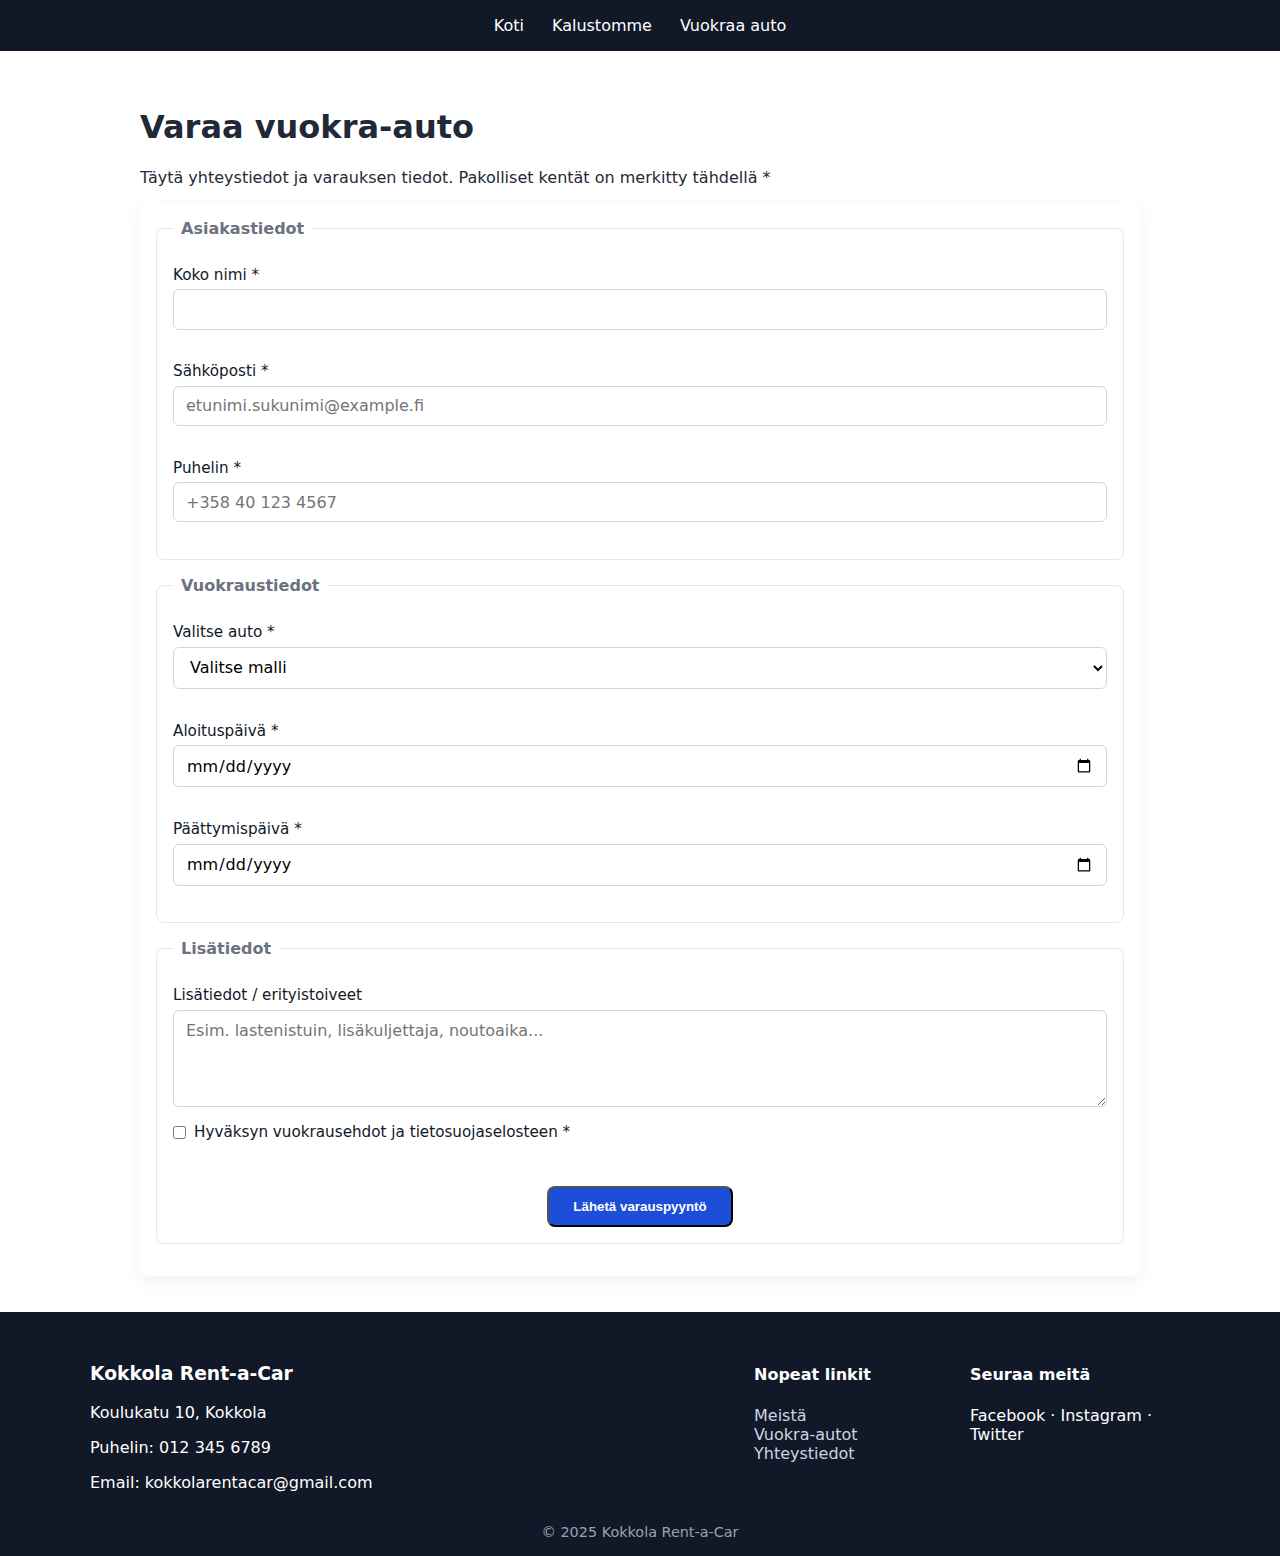
<file: task-k/order.html>
<!DOCTYPE html>
<html lang="fi">
  <head>
    <meta charset="UTF-8" />
    <meta name="viewport" content="width=device-width, initial-scale=1.0" />
    <link rel="stylesheet" href="style.css" />
    <title>Kokkola Rent-a-Car - Varaa</title>
  </head>
  <body>
    <header class="site-header">
      <nav class="site-nav">
        <a href="index.html" class="nav-link">Koti</a>
        <a href="catalog.html" class="nav-link">Kalustomme</a>
        <a href="order.html" class="nav-link">Vuokraa auto</a>
      </nav>
    </header>

    <main>
      <section id="order" class="section order">
        <div class="container">
          <h1>Varaa vuokra-auto</h1>
          <p class="muted">
            Täytä yhteystiedot ja varauksen tiedot. Pakolliset kentät on
            merkitty tähdellä *
          </p>

          <form
            id="rentalForm"
            action="#"
            method="post"
            class="order-form"
            novalidate
          >
            <!-- Customer information -->
            <fieldset>
              <legend>Asiakastiedot</legend>

              <label for="fullname">Koko nimi *</label>
              <input
                type="text"
                id="fullname"
                name="fullname"
                required
                minlength="2"
              />
              <div
                class="error-message"
                id="fullname-error"
                aria-live="polite"
              ></div>

              <label for="email">Sähköposti *</label>
              <input
                type="email"
                id="email"
                name="email"
                required
                placeholder="etunimi.sukunimi@example.fi"
              />
              <div
                class="error-message"
                id="email-error"
                aria-live="polite"
              ></div>

              <label for="phone">Puhelin *</label>
              <input
                type="tel"
                id="phone"
                name="phone"
                required
                pattern="^\+?[\d\s\-]{5,15}$"
                placeholder="+358 40 123 4567"
              />
              <div
                class="error-message"
                id="phone-error"
                aria-live="polite"
              ></div>
            </fieldset>

            <!-- Rental details -->
            <fieldset>
              <legend>Vuokraustiedot</legend>

              <label for="item">Valitse auto *</label>
              <select id="item" name="item" required>
                <option value="">Valitse malli</option>
                <option value="volvo-s90">Volvo S90</option>
                <option value="volvo-v90">Farmari</option>
                <option value="pakettiauto-3.5t">Pakettiauto 3.5t</option>
                <option value="city">City</option>
                <option value="maastoauto">SUV</option>
                <option value="perhepaketti">Muuttoauto</option>
              </select>
              <div
                class="error-message"
                id="item-error"
                aria-live="polite"
              ></div>

              <label for="start-date">Aloituspäivä *</label>
              <input type="date" id="start-date" name="start-date" required />
              <div
                class="error-message"
                id="start-date-error"
                aria-live="polite"
              ></div>

              <label for="end-date">Päättymispäivä *</label>
              <input type="date" id="end-date" name="end-date" required />
              <div
                class="error-message"
                id="end-date-error"
                aria-live="polite"
              ></div>
            </fieldset>

            <!-- Additional info & consent -->
            <fieldset>
              <legend>Lisätiedot</legend>

              <label for="message">Lisätiedot / erityistoiveet</label>
              <textarea
                id="message"
                name="message"
                rows="4"
                placeholder="Esim. lastenistuin, lisäkuljettaja, noutoaika..."
              ></textarea>

              <label class="checkbox">
                <input type="checkbox" id="terms" name="terms" required />
                Hyväksyn vuokrausehdot ja tietosuojaselosteen *
              </label>
              <div
                class="error-message"
                id="terms-error"
                aria-live="polite"
              ></div>
              <div class="form-actions">
                <button type="submit" class="cta">Lähetä varauspyyntö</button>
              </div>
            </fieldset>
          </form>
        </div>
      </section>
    </main>

    <!-- Footer -->
    <footer id="contact" class="site-footer">
      <div class="container footer-grid">
        <div>
          <h3>Kokkola Rent-a-Car</h3>
          <p>Koulukatu 10, Kokkola</p>
          <p>Puhelin: 012 345 6789</p>
          <p>Email: kokkolarentacar@gmail.com</p>
        </div>
        <div>
          <h4>Nopeat linkit</h4>
          <nav>
            <a href="index.html#about">Meistä</a><br />
            <a href="catalog.html">Vuokra-autot</a><br />
            <a href="index.html#contact">Yhteystiedot</a>
          </nav>
        </div>
        <div>
          <h4>Seuraa meitä</h4>
          <p>Facebook · Instagram · Twitter</p>
        </div>
      </div>
      <div class="footer-bottom">© 2025 Kokkola Rent-a-Car</div>
    </footer>

    <script>
      /* Small client-side helpers:
   - set min dates to today
   - ensure end-date >= start-date
   - show simple custom error messages and highlights
*/
      (function () {
        const today = new Date().toISOString().split("T")[0];
        const start = document.getElementById("start-date");
        const end = document.getElementById("end-date");
        const form = document.getElementById("rentalForm");

        if (start) start.min = today;
        if (end) end.min = today;

        function setError(input, msg) {
          const el = document.getElementById(input.id + "-error");
          if (el) el.textContent = msg;
          input.classList.toggle("invalid", !!msg);
        }

        // Validate date relationship
        function validateDates() {
          if (!start.value || !end.value) {
            setError(end, "");
            return true;
          }
          if (end.value < start.value) {
            setError(
              end,
              "Paluu-/päättymispäivä ei voi olla ennen aloituspäivää."
            );
            return false;
          } else {
            setError(end, "");
            return true;
          }
        }

        start.addEventListener("change", function () {
          if (end) end.min = start.value || today;
          validateDates();
        });

        end.addEventListener("change", validateDates);

        // Generic field validation on input
        form.querySelectorAll("input, select, textarea").forEach((field) => {
          field.addEventListener("input", () => setError(field, ""));
          field.addEventListener("invalid", (e) => {
            e.preventDefault();
            if (field.validity.valueMissing)
              setError(field, "Tämä kenttä on pakollinen.");
            else if (field.validity.typeMismatch)
              setError(field, "Syötä kelvollinen arvo.");
            else if (field.validity.patternMismatch)
              setError(field, "Muoto ei kelpaa.");
            else setError(field, "Tarkista kentän arvo.");
          });
        });

        form.addEventListener("submit", function (e) {
          // clear previous
          let valid = form.checkValidity() && validateDates();
          if (!valid) {
            e.preventDefault();
            // trigger native invalid events to populate messages
            form.querySelectorAll("input, select, textarea").forEach((f) => {
              if (!f.checkValidity()) {
                f.reportValidity(); // helps show native tips in some browsers
                f.dispatchEvent(new Event("invalid", { bubbles: true }));
              }
            });
            if (!validateDates()) (end || start).focus();
          } else {
            // allow submit; optionally show a friendly message or proceed via AJAX
          }
        });
      })();
    </script>
  </body>
</html>
</file>
<file: task-a/style.css>
/*
Author: Joel Puputti
Date: 23.09.2025 
*/

body {
    background-color: lightblue;
}

h1 {
    color: rgb(0, 84, 253);
    font-size: 100px;
}

p {
    color: blueviolet;
}
</file>
<file: task-b/style.css>
/*
Author: Joel Puputti
Date: 24.09.2025 
*/

body {
    background-color: lightblue;
}

h1 {
    color: rgb(0, 84, 253);
    font-size: 100px;
}

p {
    color: darkred;
}

ul li {
    list-style-type: square;
    color: brown;
    font-size: 20px;
    font: 1em sans-serif;
}

ol li {
    list-style-type: decimal-leading-zero;
    color: darkorange;
    font-size: 20px;
    font: 1em sans-serif;
}

a {
    color: darkgreen;
    font-size: 20px;
    font: 1em sans-serif;
}
</file>
<file: task-e/style.css>
/*
Author: Joel Puputti
Date: 2025-10-24
*/

/* COLOR GUIDELINES
   - Page background: very light gray (#f6f8fb)
   - Main text: dark gray (#1f2937)
   - Header background: deep blue (#273e73), text white
   - Table header row: same deep blue, text white
   - Table rows: alternate white (#fff) / light blue (#eef3ff)
   - Borders: light gray (#d0d7e2)
*/

:root {
  /* Typographic scale via rem for easy scaling */
  --base-size: 1rem;
  --h1-size: 1.6rem;

  /* Colors */
  --page-bg: #f6f8fb;
  --text: #1f2937;
  --brand: #273e73;
  --table-alt: #eef3ff;
  --border: #d0d7e2;

  /* Radius in px */
  --radius: 8px;
}

/* Base page styles (rem font sizing, color, background) */
html, body { height: 100%; }
body {
  margin: 0;
  background: var(--page-bg);
  color: var(--text);
  font-family: system-ui, -apple-system, Segoe UI, Roboto, Arial, sans-serif;
  font-size: var(--base-size);          /* rem */
}

/* Top spacing uses rem (explicit requirement) */
.site-header {
  padding-top: 2rem;                     /* rem */
  padding-bottom: 1rem;                  /* rem */
  background: var(--brand);
  color: #fff;
}
.site-header h1 {
  font-size: var(--h1-size);             /* rem */
  margin: 0;
  text-align: center;                    /* centered title */
}

/* Left & right empty space 15% (content width ~70%) */
.content {
  margin-left: 15%;                      /* % */
  margin-right: 15%;                     /* % */
  padding-top: 1rem;                     /* rem */
  padding-bottom: 2rem;                  /* rem */
}

/* Student info block */
.student-info {
  background: #fff;
  border: 1px solid var(--border);       /* px */
  border-radius: var(--radius);          /* px */
  padding: 0.75rem 1rem;                 /* rem */
  margin: 0 0 1rem 0;                    /* rem */
}
.student-info p {
  margin: 0;
}
.student-info p + p {
  margin-top: 0.5rem;                    /* rem */
}

/* Table container */
.table-wrap {
  background: #fff;
  border: 1px solid var(--border);       /* px */
  border-radius: var(--radius);          /* px */
  padding: 1rem;                         /* rem */
  overflow-x: auto;
  box-shadow: 0 2px 10px rgba(0,0,0,0.06);
}

/* Table */
.table {
  width: 100%;                           /* % */
  border-collapse: collapse;
  font-size: 1rem;                       /* rem */
}

/* Header cells */
.table thead th {
  background: var(--brand);
  color: #fff;
  text-align: left;
  padding: 0.75rem;                      /* rem */
  border-bottom: 1px solid var(--border);/* px */
}

/* Body cells */
.table tbody td {
  padding: 0.6rem 0.75rem;               /* rem */
  border-bottom: 1px solid var(--border);/* px */
}

/* Alternate row color */
.table tbody tr:nth-child(even) {
  background: var(--table-alt);
}

/* Column widths:
   - First column (Course) wider
   - Other columns share remaining space
*/
.table thead th:nth-child(1),
.table tbody td:nth-child(1) {
  width: 40%;
}
.table thead th:nth-child(n+2),
.table tbody td:nth-child(n+2) {
  /* Make each day column share the remaining 60% equally (5 days) */
  width: calc((100% - 40%) / 5);
}

/* Center the day columns (Mon–Thu) */
.table thead th:nth-child(n+2),
.table tbody td:nth-child(n+2) {
  text-align: center;
}

/* ≤ 768px: margins 5%, show only student-info + table */
@media (max-width: 768px) {
  .content { margin-left: 5%; margin-right: 5%; }
  .site-header,
  .intro,
  .other-content { display: none; }
  .student-info,
  .table-wrap { display: block; }
}

/* ≤ 640px: margins 1%, show only the table */
@media (max-width: 640px) {
  .content { margin-left: 1%; margin-right: 1%; }
  .student-info { display: none; }
}
</file>
<file: task-f/style.css>
/*
Author: Joel Puputti
Date: 27.10.2025
*/

/* COLOR GUIDELINES
   - Page background: very light gray (#f6f8fb)
   - Main text: dark gray (#1f2937)
   - Header background: deep blue (#273e73), text white
   - Table header row: same deep blue, text white
   - Table rows: alternate white (#fff) / light blue (#eef3ff)
   - Borders: light gray (#d0d7e2)
*/

:root {
  --base-size: 1rem;
  --h1-size: 1.6rem;

  --page-bg: #fcfdfc;
  --text: #2a2a2a;
  --brand: #6c4f8d;
  --table-alt: #f9f5ff;
  --border: #e0e0e0;

  --radius: 8px;
}

html,
body {
  height: 100%;
}

body {
  margin: 0;
  background: var(--page-bg);
  color: var(--text);
  font-family: system-ui, -apple-system, Segoe UI, Roboto, Arial, sans-serif;
  font-size: var(--base-size);
}

/* Header */
.site-header {
  padding-top: 2rem;
  padding-bottom: 1rem;
  background: var(--brand);
  color: #fff;
}

.site-header h1 {
  font-size: var(--h1-size);
  margin: 0;
  text-align: center;
}

/* Content container with side margins */
.content {
  margin-left: 15%;
  margin-right: 15%;
  padding-top: 1rem;
  padding-bottom: 2rem;
}

/* --- NEW: top row split (50% + 50%) --- */
.top-grid {
  display: flex;
  gap: 1rem;
  margin-bottom: 1rem;
}

.student-info,
.controls {
  background: #fff;
  border: 1px solid var(--border);
  border-radius: var(--radius);
  padding: 0.75rem 1rem;
  box-shadow: 0 2px 10px rgba(0, 0, 0, 0.04);
}

.student-info {
  flex: 1 1 30%;
}

.controls {
  flex: 1 1 70%;
}

.student-info p {
  margin: 0;
}

.student-info p+p {
  margin-top: 0.5rem;
}

.controls-title,
.student-info-title {
  margin: 0 0 0.5rem 0;
  font-size: 1.1rem;
}

.form-row {
  display: flex;
  gap: 0.5rem;
  align-items: center;
  margin: 0.5rem 0;
}

.form-row input[type="text"] {
  flex: 1 1 auto;
  padding: 0.45rem 0.6rem;
  border: 1px solid var(--border);
  border-radius: 6px;
}

.days-group {
  margin: 0.5rem 0 0.75rem;
  border: 1px dashed var(--border);
  border-radius: 6px;
  padding: 0.5rem 0.75rem;
  display: flex;
  flex-wrap: wrap;
  gap: 0.75rem;
}

.days-group legend {
  padding: 0 0.25rem;
  font-weight: 600;
  color: #334155;
}

.btn {
  padding: 0.45rem 0.8rem;
  border: 1px solid var(--border);
  border-radius: 6px;
  background: #f8fafc;
  cursor: pointer;
}

.btn:hover {
  background: #eef2f7;
}

.btn-secondary {
  background: #ffffff;
}

/* Table container */
.table-wrap {
  background: #fff;
  border: 1px solid var(--border);
  border-radius: var(--radius);
  padding: 1rem;
  overflow-x: auto;
  box-shadow: 0 2px 10px rgba(0, 0, 0, 0.06);
}

/* Table */
.table {
  width: 100%;
  border-collapse: collapse;
  font-size: 1rem;
}

/* Header cells */
.table thead th {
  background: var(--brand);
  color: #fff;
  text-align: left;
  padding: 0.75rem;
  border-bottom: 1px solid var(--border);
}

/* Body cells */
.table tbody td {
  padding: 0.6rem 0.75rem;
  border-bottom: 1px solid var(--border);
}

/* Alternate row color */
.table tbody tr:nth-child(even) {
  background: var(--table-alt);
}

/* Column widths: 40% + 12%*5 = 100% */
.table thead th:nth-child(1),
.table tbody td:nth-child(1) {
  width: 40%;
}

.table thead th:nth-child(n+2),
.table tbody td:nth-child(n+2) {
  width: 12%;
  text-align: center;
}

/* Small screens: stack the top blocks */
@media (max-width: 860px) {
  .content {
    margin-left: 5%;
    margin-right: 5%;
  }

  .top-grid {
    flex-direction: column;
  }
}

/* ≤ 768px: margins 5% */
@media (max-width: 768px) {
  .content {
    margin-left: 5%;
    margin-right: 5%;
  }

  .site-header,
  .intro,
  .other-content {
    display: none;
  }

  .student-info,
  .table-wrap {
    display: block;
  }
}

/* ≤ 640px: margins 1%, show only the table */
@media (max-width: 640px) {
  .content {
    margin-left: 1%;
    margin-right: 1%;
  }

  .student-info {
    display: none;
  }
}
</file>
<file: task-g/style.css>
/*
Author: Joel Puputti
Date: 7.11.2025
*/

/* COLOR GUIDELINES
   - Page background: very light gray (#f6f8fb)
   - Main text: dark gray (#1f2937)
   - Header background: deep blue (#273e73), text white
   - Table header row: same deep blue, text white
   - Table rows: alternate white (#fff) / light blue (#eef3ff)
   - Borders: light gray (#d0d7e2)
*/

:root {
  --base-size: 1rem;
  --h1-size: 1.6rem;

  --page-bg: #f6f8fb;
  --text: #1f2937;
  --brand: #273e73;
  --table-alt: #eef3ff;
  --border: #d0d7e2;

  --radius: 8px;
}

html,
body {
  height: 100%;
}

body {
  margin: 0;
  background: var(--page-bg);
  color: var(--text);
  font-family: system-ui, -apple-system, Segoe UI, Roboto, Arial, sans-serif;
  font-size: var(--base-size);
}

/* Header */
.site-header {
  padding-top: 2rem;
  padding-bottom: 1rem;
  background: var(--brand);
  color: #fff;
}

.site-header h1 {
  font-size: var(--h1-size);
  margin: 0;
  text-align: center;
}

/* Content container with side margins */
.content {
  margin-left: 15%;
  margin-right: 15%;
  padding-top: 1rem;
  padding-bottom: 2rem;
}

/* --- NEW: top row split (50% + 50%) --- */
.top-grid {
  display: flex;
  gap: 1rem;
  margin-bottom: 1rem;
}

.student-info,
.controls {
  background: #fff;
  border: 1px solid var(--border);
  border-radius: var(--radius);
  padding: 0.75rem 1rem;
  box-shadow: 0 2px 10px rgba(0, 0, 0, 0.04);
}

.student-info {
  flex: 1 1 30%;
}

.controls {
  flex: 1 1 70%;
}

.student-info p {
  margin: 0;
}

.student-info p+p {
  margin-top: 0.5rem;
}

.controls-title,
.student-info-title {
  margin: 0 0 0.5rem 0;
  font-size: 1.1rem;
}

.form-row {
  display: flex;
  gap: 0.5rem;
  align-items: center;
  margin: 0.5rem 0;
}

.form-row input[type="text"] {
  flex: 1 1 auto;
  padding: 0.45rem 0.6rem;
  border: 1px solid var(--border);
  border-radius: 6px;
}

.days-group {
  margin: 0.5rem 0 0.75rem;
  border: 1px dashed var(--border);
  border-radius: 6px;
  padding: 0.5rem 0.75rem;
  display: flex;
  flex-wrap: wrap;
  gap: 0.75rem;
}

.days-group legend {
  padding: 0 0.25rem;
  font-weight: 600;
  color: #334155;
}

.btn {
  padding: 0.45rem 0.8rem;
  border: 1px solid var(--border);
  border-radius: 6px;
  background: #f8fafc;
  cursor: pointer;
}

.btn:hover {
  background: #eef2f7;
}

.btn-secondary {
  background: #ffffff;
}

/* Table container */
.table-wrap {
  background: #fff;
  border: 1px solid var(--border);
  border-radius: var(--radius);
  padding: 1rem;
  overflow-x: auto;
  box-shadow: 0 2px 10px rgba(0, 0, 0, 0.06);
}

/* Table */
.table {
  width: 100%;
  border-collapse: collapse;
  font-size: 1rem;
}

/* Header cells */
.table thead th {
  background: var(--brand);
  color: #fff;
  text-align: left;
  padding: 0.75rem;
  border-bottom: 1px solid var(--border);
}

/* Body cells */
.table tbody td {
  padding: 0.6rem 0.75rem;
  border-bottom: 1px solid var(--border);
}

/* Alternate row color */
.table tbody tr:nth-child(even) {
  background: var(--table-alt);
}

/* Column widths: 40% + 12%*5 = 100% */
.table thead th:nth-child(1),
.table tbody td:nth-child(1) {
  width: 40%;
}

.table thead th:nth-child(n+2),
.table tbody td:nth-child(n+2) {
  width: 12%;
  text-align: center;
}

/* Small screens: stack the top blocks */
@media (max-width: 860px) {
  .content {
    margin-left: 5%;
    margin-right: 5%;
  }

  .top-grid {
    flex-direction: column;
  }
}

/* ≤ 768px: margins 5% */
@media (max-width: 768px) {
  .content {
    margin-left: 5%;
    margin-right: 5%;
  }

  .site-header,
  .intro,
  .other-content {
    display: none;
  }

  .student-info,
  .table-wrap {
    display: block;
  }
}

/* ≤ 640px: margins 1%, show only the table */
@media (max-width: 640px) {
  .content {
    margin-left: 1%;
    margin-right: 1%;
  }

  .student-info {
    display: none;
  }
}
</file>
<file: task-i/style.css>
:root{
  --blue-600: #1d4ed8;
  --bg-dark: #111827;
  --muted: #6b7280;
  --container-max: 1100px;
}

*{box-sizing:border-box}
html,body{height:100%}
body{
  margin:0;
  font-family: system-ui, -apple-system, "Segoe UI", Roboto, "Helvetica Neue", Arial;
  color: #1f2937;
  display:flex;
  flex-direction:column;
  min-height:100vh;
}

/* Utility container */
.container{
  width:90%;
  max-width:var(--container-max);
  margin:0 auto;
}

/* Header / Nav */
.site-header{
  background: var(--bg-dark);
  color:#fff;
}
.site-nav{
  display:flex;
  justify-content:center;
  gap:1.5rem;
  padding:1rem;
}
.nav-link{
  color:inherit;
  text-decoration:none;
}
.nav-link:hover{ color:#60a5fa }

/* Hero */
.hero{
  background-image: url('./Images/Hero_section_AI.png');
  background-size: cover;
  background-position: center 75%; 
  background-repeat: no-repeat;
  color:#fff;
  text-align:center;
  padding:clamp(1rem, 3.5vw, 4rem) 1rem;
  min-height: clamp(16rem, 32vh, 45vh);
  display:flex;
  align-items:center;
  justify-content:center;
}
.hero-inner{ max-width:900px; }
.hero-title{ font-size:1.5rem; margin:0 0 .5rem; font-weight:800; }
.hero-sub{ margin:0 0 1rem; opacity:.95; }

/* Sections */
.section{ padding:2.25rem 0; background:transparent; color:inherit; }
.section h2{ margin:0 0 0.75rem; font-size:1.25rem; }

/* About */
.about p{ max-width:800px; margin:0 auto; color:var(--muted); }

/* Product cards */
.card-grid{
  display:grid;
  gap:1rem;
  grid-template-columns: repeat(auto-fit, minmax(220px, 1fr));
  margin-top:1rem;
}
.card{
  background:#fff;
  border-radius:8px;
  box-shadow:0 1px 4px rgba(0,0,0,.06);
  overflow:hidden;
  text-align:left;
}
.card img{
  width:100%;
  height:auto;
  aspect-ratio:16/9;
  object-fit:cover;
  display:block;
}
.card h3{ margin:0.75rem 1rem 0.25rem; font-size:1rem; }
.card p{ margin:0 1rem 1rem; color:var(--muted); font-size:.95rem; }

@media (min-width:600px){
  .card-grid{ grid-template-columns:repeat(2,1fr); }
}
@media (min-width:1000px){
  .card-grid{ grid-template-columns:repeat(3,1fr); }
}

/* Features list */
.section.features{ border: 1px solid black; ; }
.feature-list{ list-style:none; padding:0; margin:0; color:var(--muted); display:grid; gap:.5rem; }
.feature-list li{ background:#fff; padding:.75rem; border-radius:6px; box-shadow:0 1px 3px rgba(0,0,0,.04); }

/* CTA section */
.cta-section{ background:#f8fafc; text-align:center; }
.cta-inner{ display:flex; flex-direction:column; align-items:center; gap:.75rem; }
.cta{ display:inline-block; text-decoration:none; background:var(--blue-600); color:#fff; padding:.5rem 1rem; border-radius:6px; }
.cta:hover{ opacity:.95; }
.cta.large{ padding:.75rem 1.25rem; font-weight:600; }
.cta.ghost{ background:transparent; color:var(--blue-600); border:1px solid rgba(29,78,216,.12); }

/* Footer */
.site-footer{ background:#111827; color:#fff; padding:2rem 0 1rem; margin-top:auto; }
.footer-grid{ display:grid; gap:1rem; grid-template-columns:1fr; align-items:start; }
.footer-grid a{ color:#cbd5e1; text-decoration:none; }
.footer-bottom{ text-align:center; margin-top:1rem; color:#9ca3af; font-size:.9rem; }

@media (min-width:768px){
  .footer-grid{ grid-template-columns:1fr 200px 220px; }
  .cta-inner{ flex-direction:row; gap:1rem; }
}

/* Mobile-first tweaks */
html{ -webkit-text-size-adjust:100%; }
.container{ width:94%; }

/* Nav: wrap links on narrow screens */
.site-nav{
  flex-wrap:wrap;
  gap:.75rem;
  padding:.75rem;
  justify-content:center;
}
.site-nav .nav-link{ padding:.25rem .5rem; }

/* Hero: more fluid sizing and show lower part of image */
.hero{
  background-position: center 75%; 
  padding:clamp(1rem,3.5vw,2.5rem) 1rem;
  min-height:30vh;
}
.hero-title{ font-size:clamp(1.25rem,4vw,2rem); }
.hero-sub{ font-size:clamp(.9rem,2.5vw,1.05rem); }

/* Cards: responsive grid and responsive images */
.card-grid{
  grid-template-columns: repeat(auto-fit, minmax(220px, 1fr));
}
.card img{
  width:100%;
  height:auto;
  aspect-ratio:16/9;
  object-fit:cover;
}

/* Feature list spacing for small screens */
.feature-list{ gap:.5rem; }
.feature-list li{ padding:.6rem; }

.cta-inner{ flex-direction:column; gap:.75rem; }

/* Footer: keep single column on small screens (desktop handled already) */
@media (max-width:767px){
  .footer-grid{
    grid-template-columns:1fr;
    gap:1rem;
  }
}

@media (max-width:420px){
  .hero{ min-height:26vh; }
  .hero-title{ font-size:1.2rem; }
  .card img{ aspect-ratio:4/3; }
  .site-nav{ gap:.5rem; padding:.5rem; }
}

@media (min-width:48em){ /* ~768px */
  .hero{ min-height: clamp(20rem, 38vh, 50vh); padding: clamp(2rem, 4vw, 5rem) 1rem; }
  .footer-grid{ grid-template-columns:1fr 12.5rem 13.75rem; } /* keep earlier desktop footer layout */
  .cta-inner{ flex-direction:row; gap:1rem; }
}

@media (min-width:37.5em){ /* ~600px */
  .card-grid{ grid-template-columns: repeat(2, 1fr); }
}

@media (min-width:62.5em){ /* ~1000px */
  .card-grid{ grid-template-columns: repeat(3, 1fr); }
}

@media (max-width:47.9375em){ /* ~767px */
  .footer-grid{
    grid-template-columns:1fr;
    gap:1rem;
  }
}

/* Very small screens */
@media (max-width:26.25em){ /* ~420px */
  .hero{ min-height:14rem; }
  .hero-title{ font-size:1.1rem; }
  .site-nav{ gap:.5rem; padding:.5rem; }
}
</file>
<file: task-j/style.css>
:root{
  --blue-600: #1d4ed8;
  --bg-dark: #111827;
  --muted: #6b7280;
  --container-max: 1100px;
}

*{box-sizing:border-box}
html,body{height:100%}
body{
  margin:0;
  font-family: system-ui, -apple-system, "Segoe UI", Roboto, "Helvetica Neue", Arial;
  color: #1f2937;
  display:flex;
  flex-direction:column;
  min-height:100vh;
}

/* Utility container */
.container{
  width:90%;
  max-width:var(--container-max);
  margin:0 auto;
}

/* Header / Nav */
.site-header{
  background: var(--bg-dark);
  color:#fff;
}
.site-nav{
  display:flex;
  justify-content:center;
  gap:1.5rem;
  padding:1rem;
}
.nav-link{
  color:inherit;
  text-decoration:none;
}
.nav-link:hover{ color:#60a5fa }

/* Hero */
.hero{
  background-image: url('./Images/Hero_section_AI.png');
  background-size: cover;
  background-position: center 75%; 
  background-repeat: no-repeat;
  color:#fff;
  text-align:center;
  padding:clamp(1rem, 3.5vw, 4rem) 1rem;
  min-height: clamp(16rem, 32vh, 45vh);
  display:flex;
  align-items:center;
  justify-content:center;
}
.hero-inner{ max-width:900px; }
.hero-title{ font-size:1.5rem; margin:0 0 .5rem; font-weight:800; }
.hero-sub{ margin:0 0 1rem; opacity:.95; }

/* Sections */
.section{ padding:2.25rem 0; background:transparent; color:inherit; }
.section h2{ margin:0 0 0.75rem; font-size:1.25rem; }

/* About */
.about p{ max-width:800px; margin:0 auto; color:var(--muted); }

/* Product cards */
.card-grid{
  display:grid;
  gap:1rem;
  grid-template-columns: repeat(auto-fit, minmax(220px, 1fr));
  margin-top:1rem;
}
.card{
  background:#fff;
  border-radius:8px;
  box-shadow:0 1px 4px rgba(0, 0, 0, 0.06);
  overflow:hidden;
  text-align:left;
}
.card img{
  width:100%;
  height:auto;
  aspect-ratio:16/9;
  object-fit:cover;
  display:block;
}
.card h3{ margin:0.75rem 1rem 0.25rem; font-size:1rem; }
.card p{ margin:0 1rem 1rem; color:var(--muted); font-size:.95rem; }

@media (min-width:600px){
  .card-grid{ grid-template-columns:repeat(2,1fr); }
}
@media (min-width:1000px){
  .card-grid{ grid-template-columns:repeat(3,1fr); }
}

/* Features list */
.section.features{ border: 1px solid black; ; }
.feature-list{ list-style:none; padding:0; margin:0; color:var(--muted); display:grid; gap:.5rem; }
.feature-list li{ background:#fff; padding:.75rem; border-radius:6px; box-shadow:0 1px 3px rgba(0,0,0,.04); }

/* CTA section */
.cta-section{ background:#f8fafc; text-align:center; }
.cta-inner{ display:flex; flex-direction:column; align-items:center; gap:.75rem; }
.cta{ display:inline-block; text-decoration:none; background:var(--blue-600); color:#fff; padding:.5rem 1rem; border-radius:6px; }
.cta:hover{ opacity:.95; }
.cta.large{ padding:.75rem 1.25rem; font-weight:600; }
.cta.ghost{ background:transparent; color:var(--blue-600); border:1px solid rgba(29,78,216,.12); }

/* Footer */
.site-footer{ background:#111827; color:#fff; padding:2rem 0 1rem; margin-top:auto; }
.footer-grid{ display:grid; gap:1rem; grid-template-columns:1fr; align-items:start; }
.footer-grid a{ color:#cbd5e1; text-decoration:none; }
.footer-bottom{ text-align:center; margin-top:1rem; color:#9ca3af; font-size:.9rem; }

@media (min-width:768px){
  .footer-grid{ grid-template-columns:1fr 200px 220px; }
  .cta-inner{ flex-direction:row; gap:1rem; }
}

/* Mobile-first tweaks */
html{ -webkit-text-size-adjust:100%; }
.container{ width:94%; }

/* Nav: wrap links on narrow screens */
.site-nav{
  flex-wrap:wrap;
  gap:.75rem;
  padding:.75rem;
  justify-content:center;
}
.site-nav .nav-link{ padding:.25rem .5rem; }

/* Hero: more fluid sizing and show lower part of image */
.hero{
  background-position: center 75%; 
  padding:clamp(1rem,3.5vw,2.5rem) 1rem;
  min-height:30vh;
}
.hero-title{ font-size:clamp(1.25rem,4vw,2rem); }
.hero-sub{ font-size:clamp(.9rem,2.5vw,1.05rem); }

/* Cards: responsive grid and responsive images */
.card-grid{
  grid-template-columns: repeat(auto-fit, minmax(220px, 1fr));
}
.card img{
  width:100%;
  height:auto;
  aspect-ratio:16/9;
  object-fit:cover;
}

/* Feature list spacing for small screens */
.feature-list{ gap:.5rem; }
.feature-list li{ padding:.6rem; }

.cta-inner{ flex-direction:column; gap:.75rem; }

/* Footer: keep single column on small screens (desktop handled already) */
@media (max-width:767px){
  .footer-grid{
    grid-template-columns:1fr;
    gap:1rem;
  }
}

@media (max-width:420px){
  .hero{ min-height:26vh; }
  .hero-title{ font-size:1.2rem; }
  .card img{ aspect-ratio:4/3; }
  .site-nav{ gap:.5rem; padding:.5rem; }
}

@media (min-width:48em){ /* ~768px */
  .hero{ min-height: clamp(20rem, 38vh, 50vh); padding: clamp(2rem, 4vw, 5rem) 1rem; }
  .footer-grid{ grid-template-columns:1fr 12.5rem 13.75rem; } /* keep earlier desktop footer layout */
  .cta-inner{ flex-direction:row; gap:1rem; }
}

@media (min-width:37.5em){ /* ~600px */
  .card-grid{ grid-template-columns: repeat(2, 1fr); }
}

@media (min-width:62.5em){ /* ~1000px */
  .card-grid{ grid-template-columns: repeat(3, 1fr); }
}

@media (max-width:47.9375em){ /* ~767px */
  .footer-grid{
    grid-template-columns:1fr;
    gap:1rem;
  }
}

/* Very small screens */
@media (max-width:26.25em){ /* ~420px */
  .hero{ min-height:14rem; }
  .hero-title{ font-size:1.1rem; }
  .site-nav{ gap:.5rem; padding:.5rem; }
}

/* Center and make the video responsive */
section[aria-labelledby="video-section"] figure{
  display:flex;
  flex-direction:column;
  align-items:center;
  justify-content:center;
  gap:.5rem;
  margin:0 auto;
  padding:0;
  width:100%;
  max-width:1100px;
}
section[aria-labelledby="video-section"] .video-player{
  width:100%;
  max-width:1000px;
  height:auto;
  aspect-ratio:16/9;
  object-fit:cover;
  border-radius:8px;
  box-shadow:0 6px 18px rgba(0,0,0,.08);
}

/* center the caption and use muted color */
section[aria-labelledby="video-section"] figcaption,
section[aria-labelledby="video-section"] .muted{
  text-align:center;
  max-width:90%;
  color:var(--muted);
  margin:0;
}

/* keep page layout intact on wider screens */
@media (min-width:48em){
  section[aria-labelledby="video-section"] figure{
    padding-left:0;
    padding-right:0;
  }
}
</file>
<file: task-k/style.css>
:root{
  --blue-600: #1d4ed8;
  --bg-dark: #111827;
  --muted: #6b7280;
  --container-max: 1100px;
}

*{box-sizing:border-box}
html,body{height:100%}
body{
  margin:0;
  font-family: system-ui, -apple-system, "Segoe UI", Roboto, "Helvetica Neue", Arial;
  color: #1f2937;
  display:flex;
  flex-direction:column;
  min-height:100vh;
}

/* Utility container */
.container{
  width:90%;
  max-width:var(--container-max);
  margin:0 auto;
}

/* Header / Nav */
.site-header{
  background: var(--bg-dark);
  color:#fff;
}
.site-nav{
  display:flex;
  justify-content:center;
  gap:1.5rem;
  padding:1rem;
}
.nav-link{
  color:inherit;
  text-decoration:none;
}
.nav-link:hover{ color:#60a5fa }

/* Hero */
.hero{
  background-image: url('./Images/Hero_section_AI.png');
  background-size: cover;
  background-position: center 75%; 
  background-repeat: no-repeat;
  color:#fff;
  text-align:center;
  padding:clamp(1rem, 3.5vw, 4rem) 1rem;
  min-height: clamp(16rem, 32vh, 45vh);
  display:flex;
  align-items:center;
  justify-content:center;
}
.hero-inner{ max-width:900px; }
.hero-title{ font-size:1.5rem; margin:0 0 .5rem; font-weight:800; }
.hero-sub{ margin:0 0 1rem; opacity:.95; }

/* Sections */
.section{ padding:2.25rem 0; background:transparent; color:inherit; }
.section h2{ margin:0 0 0.75rem; font-size:1.25rem; }

/* About */
.about p{ max-width:800px; margin:0 auto; color:var(--muted); }

/* Product cards */
.card-grid{
  display:grid;
  gap:1rem;
  grid-template-columns: repeat(auto-fit, minmax(220px, 1fr));
  margin-top:1rem;
}
.card{
  background:#fff;
  border-radius:8px;
  box-shadow:0 1px 4px rgba(0, 0, 0, 0.06);
  overflow:hidden;
  text-align:left;
}
.card img{
  width:100%;
  height:auto;
  aspect-ratio:16/9;
  object-fit:cover;
  display:block;
}
.card h3{ margin:0.75rem 1rem 0.25rem; font-size:1rem; }
.card p{ margin:0 1rem 1rem; color:var(--muted); font-size:.95rem; }

@media (min-width:600px){
  .card-grid{ grid-template-columns:repeat(2,1fr); }
}
@media (min-width:1000px){
  .card-grid{ grid-template-columns:repeat(3,1fr); }
}

/* Features list */
.section.features{ border: 1px solid black; ; }
.feature-list{ list-style:none; padding:0; margin:0; color:var(--muted); display:grid; gap:.5rem; }
.feature-list li{ background:#fff; padding:.75rem; border-radius:6px; box-shadow:0 1px 3px rgba(0,0,0,.04); }

/* CTA section */
.cta-section{ background:#f8fafc; text-align:center; }
.cta-inner{ display:flex; flex-direction:column; align-items:center; gap:.75rem; }
.cta{ display:inline-block; text-decoration:none; background:var(--blue-600); color:#fff; padding:.5rem 1rem; border-radius:6px; }
.cta:hover{ opacity:.95; }
.cta.large{ padding:.75rem 1.25rem; font-weight:600; }
.cta.ghost{ background:transparent; color:var(--blue-600); border:1px solid rgba(29,78,216,.12); }

/* Footer */
.site-footer{ background:#111827; color:#fff; padding:2rem 0 1rem; margin-top:auto; }
.footer-grid{ display:grid; gap:1rem; grid-template-columns:1fr; align-items:start; }
.footer-grid a{ color:#cbd5e1; text-decoration:none; }
.footer-bottom{ text-align:center; margin-top:1rem; color:#9ca3af; font-size:.9rem; }

@media (min-width:768px){
  .footer-grid{ grid-template-columns:1fr 200px 220px; }
  .cta-inner{ flex-direction:row; gap:1rem; }
}

/* Mobile-first tweaks */
html{ -webkit-text-size-adjust:100%; }
.container{ width:94%; }

/* Nav: wrap links on narrow screens */
.site-nav{
  flex-wrap:wrap;
  gap:.75rem;
  padding:.75rem;
  justify-content:center;
}
.site-nav .nav-link{ padding:.25rem .5rem; }

/* Hero: more fluid sizing and show lower part of image */
.hero{
  background-position: center 75%; 
  padding:clamp(1rem,3.5vw,2.5rem) 1rem;
  min-height:30vh;
}
.hero-title{ font-size:clamp(1.25rem,4vw,2rem); }
.hero-sub{ font-size:clamp(.9rem,2.5vw,1.05rem); }

/* Cards: responsive grid and responsive images */
.card-grid{
  grid-template-columns: repeat(auto-fit, minmax(220px, 1fr));
}
.card img{
  width:100%;
  height:auto;
  aspect-ratio:16/9;
  object-fit:cover;
}

/* Feature list spacing for small screens */
.feature-list{ gap:.5rem; }
.feature-list li{ padding:.6rem; }

.cta-inner{ flex-direction:column; gap:.75rem; }

/* Footer: keep single column on small screens (desktop handled already) */
@media (max-width:767px){
  .footer-grid{
    grid-template-columns:1fr;
    gap:1rem;
  }
}

@media (max-width:420px){
  .hero{ min-height:26vh; }
  .hero-title{ font-size:1.2rem; }
  .card img{ aspect-ratio:4/3; }
  .site-nav{ gap:.5rem; padding:.5rem; }
}

@media (min-width:48em){ /* ~768px */
  .hero{ min-height: clamp(20rem, 38vh, 50vh); padding: clamp(2rem, 4vw, 5rem) 1rem; }
  .footer-grid{ grid-template-columns:1fr 12.5rem 13.75rem; } /* keep earlier desktop footer layout */
  .cta-inner{ flex-direction:row; gap:1rem; }
}

@media (min-width:37.5em){ /* ~600px */
  .card-grid{ grid-template-columns: repeat(2, 1fr); }
}

@media (min-width:62.5em){ /* ~1000px */
  .card-grid{ grid-template-columns: repeat(3, 1fr); }
}

@media (max-width:47.9375em){ /* ~767px */
  .footer-grid{
    grid-template-columns:1fr;
    gap:1rem;
  }
}

/* Very small screens */
@media (max-width:26.25em){ /* ~420px */
  .hero{ min-height:14rem; }
  .hero-title{ font-size:1.1rem; }
  .site-nav{ gap:.5rem; padding:.5rem; }
}

/* Center and make the video responsive */
section[aria-labelledby="video-section"] figure{
  display:flex;
  flex-direction:column;
  align-items:center;
  justify-content:center;
  gap:.5rem;
  margin:0 auto;
  padding:0;
  width:100%;
  max-width:1100px;
}
section[aria-labelledby="video-section"] .video-player{
  width:100%;
  max-width:1000px;
  height:auto;
  aspect-ratio:16/9;
  object-fit:cover;
  border-radius:8px;
  box-shadow:0 6px 18px rgba(0,0,0,.08);
}

/* center the caption and use muted color */
section[aria-labelledby="video-section"] figcaption,
section[aria-labelledby="video-section"] .muted{
  text-align:center;
  max-width:90%;
  color:var(--muted);
  margin:0;
}

/* keep page layout intact on wider screens */
@media (min-width:48em){
  section[aria-labelledby="video-section"] figure{
    padding-left:0;
    padding-right:0;
  }
}

/* Order form styles */
.order .container{ max-width:1000px; }
.order-form{
  background:#fff;
  padding:1rem;
  border-radius:10px;
  box-shadow:0 6px 18px rgba(16,24,40,0.06);
  margin:0 auto;
  width:100%;
  box-sizing:border-box;
}

/* Fieldsets and legends */
.order-form fieldset{
  border:1px solid #e6e6e6;
  padding:1rem;
  margin:0 0 1rem;
  border-radius:8px;
}
.order-form legend{
  font-weight:700;
  padding:0 .5rem;
  color:var(--muted);
}

/* Labels & inputs */
.order-form label{
  display:block;
  margin-top:0.75rem;
  font-size:0.95rem;
  color:#111827;
}
.order-form input,
.order-form select,
.order-form textarea{
  width:100%;
  padding:0.6rem 0.75rem;
  margin-top:0.35rem;
  border:1px solid #d1d5db;
  border-radius:6px;
  font:inherit;
  background:#fff;
  transition:border-color .15s ease, box-shadow .15s ease;
}

/* Focus / accessible focus ring */
.order-form input:focus,
.order-form select:focus,
.order-form textarea:focus{
  outline:0;
  border-color:var(--blue-600);
  box-shadow:0 0 0 4px rgba(29,78,216,0.08);
}

/* Error messages and invalid state */
.error-message{
  color:#b91c1c;
  font-size:0.9rem;
  min-height:1.1em;
  margin-top:0.3rem;
}
.invalid{
  border-color:#ef4444 !important;
  box-shadow:0 0 0 4px rgba(239,68,68,0.06);
}

/* Checkbox rows */
.order-form .checkbox{
  display:flex;
  align-items:center;
  gap:0.5rem;
  margin-top:0.75rem;
  font-size:0.95rem;
}
.order-form .checkbox input[type="checkbox"]{
  width:auto;
  margin:0;
  flex-shrink:0;
}

/* Form actions */
.form-actions{
  display:flex;
  justify-content:center;
  margin-top:1.5rem;
}
.form-actions .cta{
  border-radius:8px;
  padding:0.7rem 1.5rem;
  font-weight:600;
}

/* Make layout a bit more compact on small screens */
@media (max-width:520px){
  .order-form{ padding:0.75rem; }
  .order-form label{ margin-top:0.5rem; font-size:0.95rem; }
  .form-actions{ justify-content:center; }
  .form-actions .cta{ width:auto; text-align:center; min-width:200px; }
}
</file>
